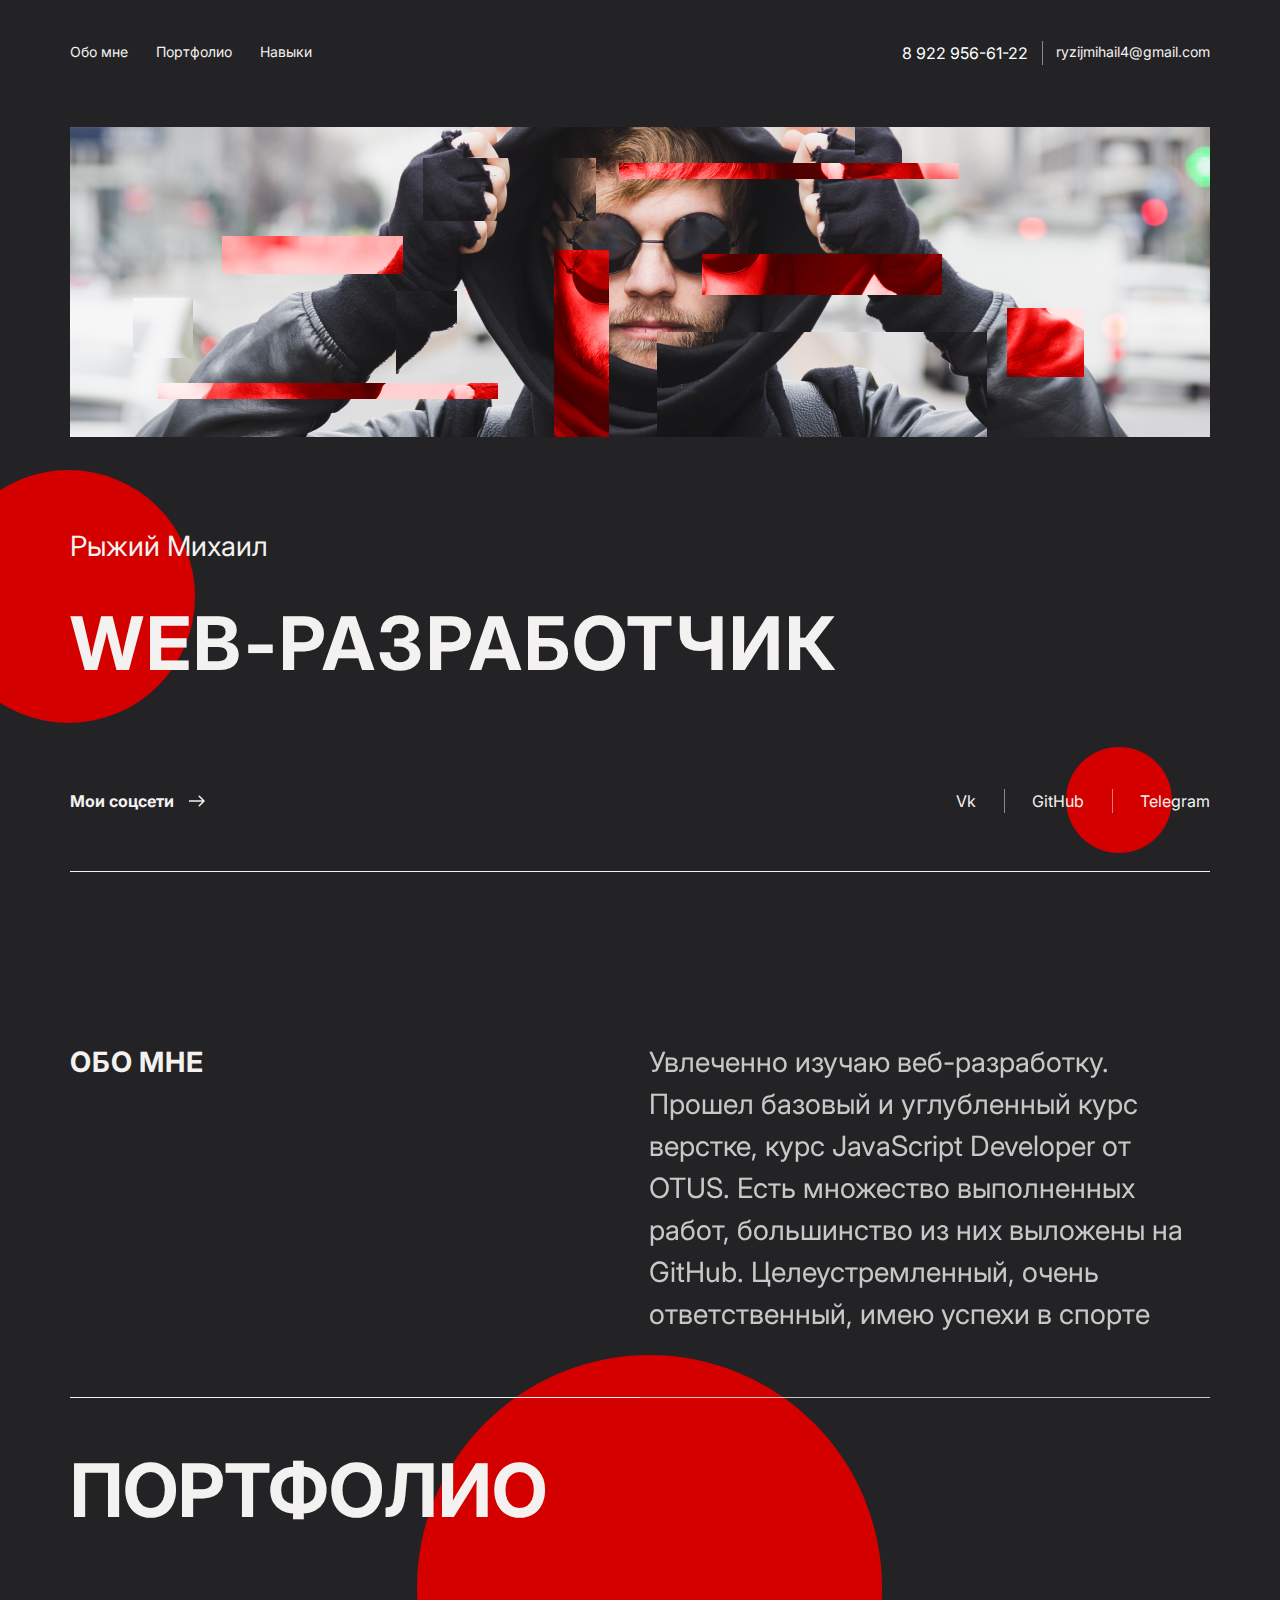
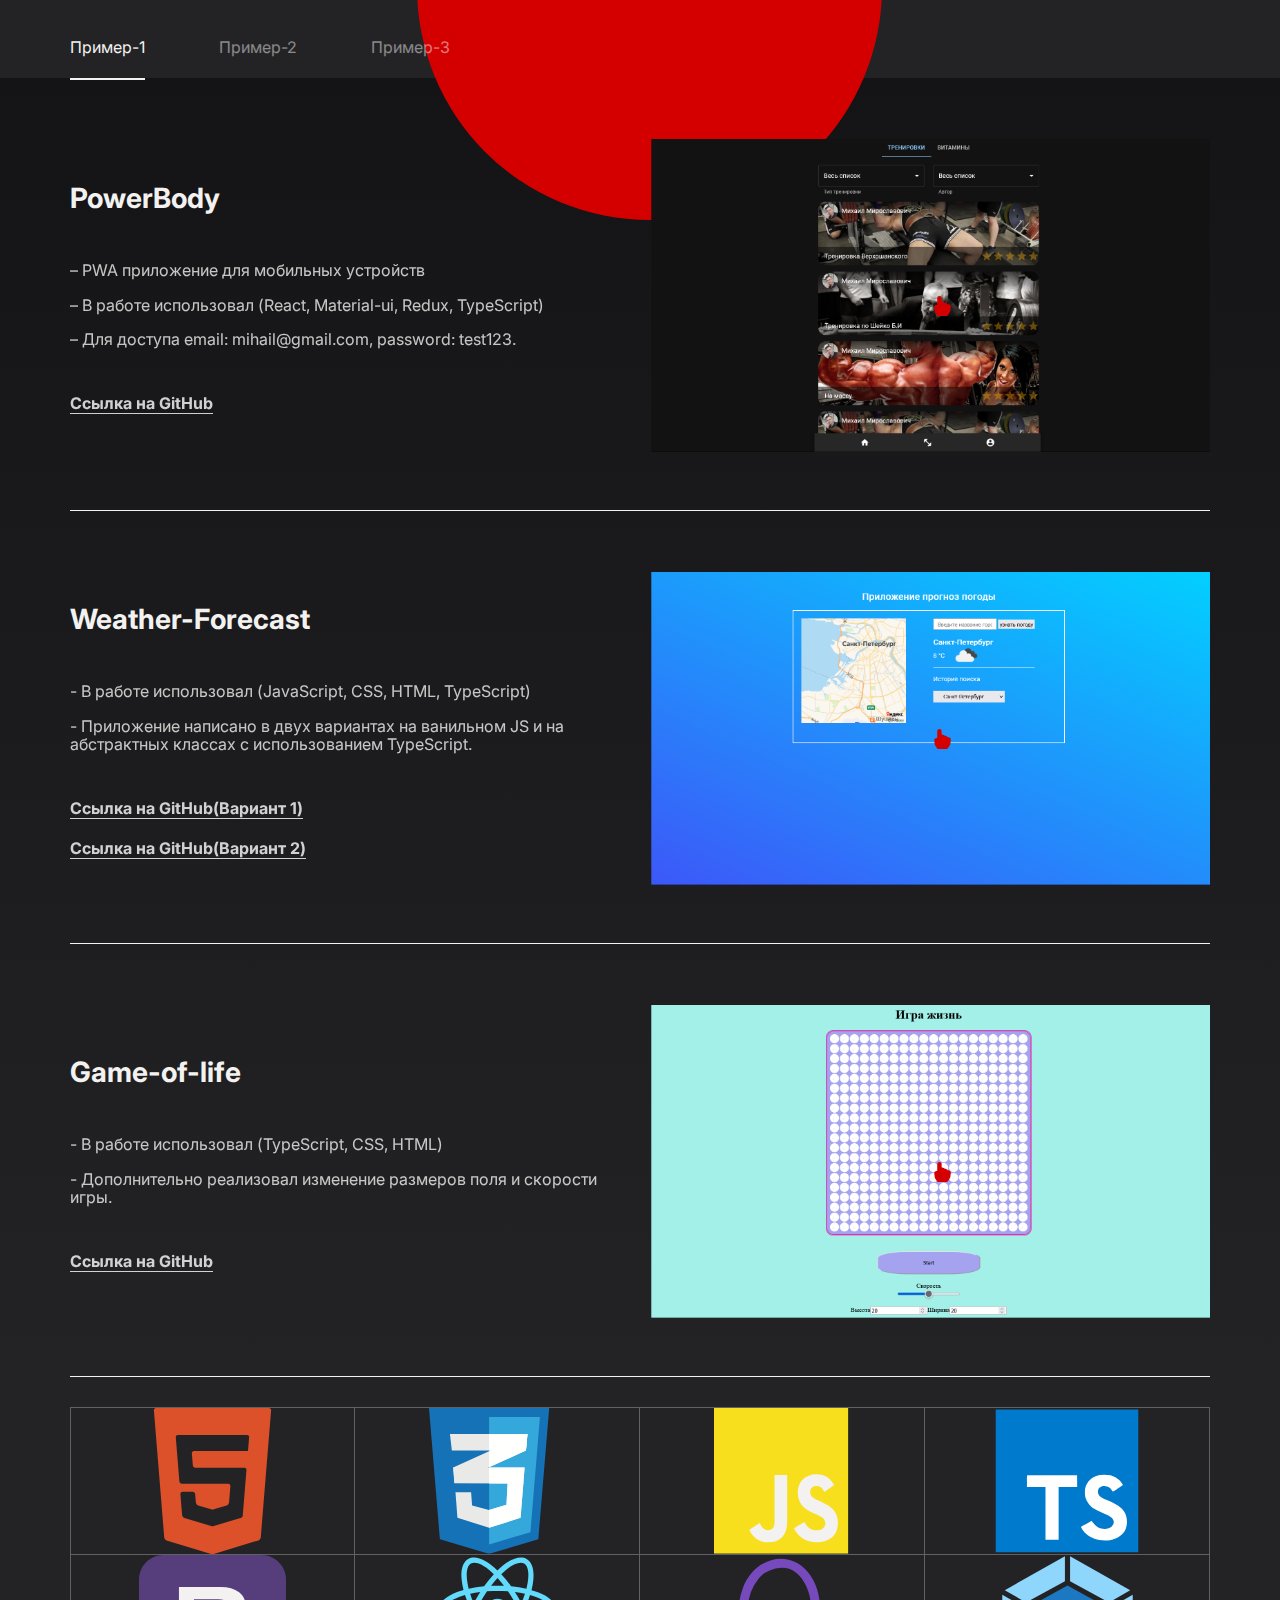
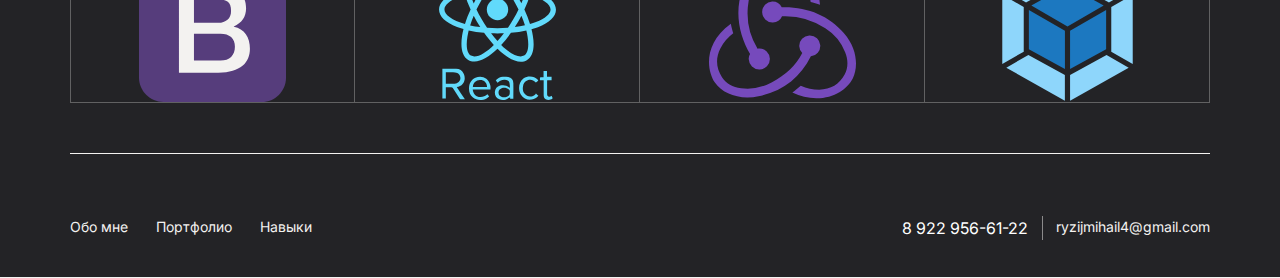
<file: index.html>
<!DOCTYPE html>
<html lang="ru">
<head>
    <meta charset="UTF-8">
    <meta name="viewport" content="width=device-width, initial-scale=1.0">
    <title>Portfolio</title>
    <link href="https://fonts.googleapis.com/css2?family=Inter:wght@400;700&display=swap" rel="stylesheet">
    <link rel="stylesheet" href="css/normalize.css">
    <link rel="stylesheet" href="css/jquery-ui.min.css">
    <link rel="stylesheet" href="css/style.css">
</head>
<body>
    <div class="dark">
        <div class="wrapper">
            <header>
                <nav>
                    <ul class="nav">
                        <li class="nav-item"><a class="nav-link" href="#about">Обо мне</a></li>
                        <li class="nav-item"><a class="nav-link" href="#portfolio">Портфолио</a></li>
                        <li class="nav-item"><a class="nav-link" href="#tech">Навыки</a></li>
                    </ul>
                </nav>
                <ul class="nav nav-info">
                    <li class="nav-item"><a class="dialog-tel" href="tel:+79229566122">8 922 956-61-22</a></li>
                    <li class="nav-item"><a class="nav-link" href="mailto:ryzijmihail4@gmail.com">ryzijmihail4@gmail.com</a></li>
                </ul>
            </header>
            <div class="header-mobile">
                <a class="dialog-tel" href="tel:+79229566122">8 922 956-61-22</a>
                <button id="opener" class="menu"><img src="img/icons/menu.svg" alt="Menu"></button>
            </div>
            <div class="photo">
                <img src="img/photo.png" alt="Photo">
            </div>
            <main>  
                <div class="main">
                    <svg class="circle circle-main" viewBox="0 0 253 253" xmlns="http://www.w3.org/2000/svg">
                        <circle cx="126.5" cy="126.5" r="126.5"/>
                    </svg>
                    <svg class="triangle" width="66" height="72" viewBox="0 0 66 72"  xmlns="http://www.w3.org/2000/svg">
                        <path d="M33 0L65.909 71.25H0.0910339L33 0Z" />
                    </svg> 
                    <p class="name">Рыжий Михаил</p>
                    <h1 class="title-h1">web-разработчик</h1>
                  </div>
                  <div class="social">
                      <div class="social-item">
                          <p class="project"><span> Мои соцсети</span><span class="project-img"></span></p>
                      </div>
                      <div class="social-item">
                        <svg class="circle circle-nav" viewBox="0 0 253 253" xmlns="http://www.w3.org/2000/svg">
                            <circle cx="126.5" cy="126.5" r="126.5"/>
                        </svg>
                        <ul class="nav nav-social">
                            <li class="nav-item"><a class="nav-link" href="https://vk.com/id604097622" target="_blank">Vk</a></li>
                            <li class="nav-item"><a class="nav-link" href="https://github.com/mihailryzij0" target="_blank">GitHub</a></li>
                            <li class="nav-item"><a class="nav-link" href="https://tele.click/Mihailoryzhi" target="_blank">Telegram</a></li>
                        </ul>
                      </div>
                  </div>
            </main>
            <section class="section-about">
                <div id="about" class="about">
                    <div class="about-item about-title">
                        <p>Обо мне</p>
                    </div>
                    <div class="about-item about-description">
                        <p> Увлеченно изучаю веб-разработку. Прошел базовый и углубленный курс верстке, курс JavaScript Developer от OTUS. Есть множество выполненных работ, большинство из них выложены на GitHub.
                            Целеустремленный, очень ответственный, имею успехи в спорте </p>
                    </div>
                </div>
            </section>    
            <h1 id="portfolio" class="title-h1 portfolio">Портфолио</h1>
        </div>
        <div class="gradient">
            <div class="wrapper">
                <section class="section-portfolio">
                    <svg class="circle circle-portfolio" viewBox="0 0 253 253" xmlns="http://www.w3.org/2000/svg">
                        <circle cx="126.5" cy="126.5" r="126.5"/>
                    </svg>
                    <div id="tabs">
                        <ul class="nav-tabs">
                          <li class="nav-tabs-item"><a class="nav-tabs-link" href="#tabs-1">Пример-1</a></li>
                          <li class="nav-tabs-item"><a class="nav-tabs-link" href="#tabs-2">Пример-2</a></li>
                          <li class="nav-tabs-item"><a class="nav-tabs-link" href="#tabs-3">Пример-3</a></li>
                        </ul>
                        <div id="tabs-1">
                            <div class="work">
                                <div class="work-item">
                                    <h3 class="work-title">PowerBody</h3>
                                    <ul class="work-list">
                                        <li class="work-list-item">– PWA приложение для мобильных устройств</li>
                                        <li class="work-list-item">– В работе использовал (React, Material-ui, Redux, TypeScript)</li>
                                        <li class="work-list-item">– Для доступа email: mihail@gmail.com, password: test123.</li>
                                    </ul>
                                    <p class="work-time"><a class="work-time-link" href="https://github.com/mihailryzij0/PowerBody/tree/final-task">Ссылка на GitHub</a></p>
                                </div>
                                <div class="work-item">
                                  <a class="work-thumb" href="https://powerbody-6330f.web.app/posts">
                                      <img src="/img/corsor.svg" alt="cursor" class="work-cursor">
                                        <img class="work-image" src="img/portfolio/PowerBody.png" alt="PowerBody">
                                   </a>
                                </div>
                            </div>
                            <div class="work">
                                <div class="work-item">
                                    <h3 class="work-title">Weather-Forecast</h3>
                                    <ul class="work-list">
                                        <li class="work-list-item">- В работе использовал (JavaScript, CSS, HTML, TypeScript)</li>
                                        <li class="work-list-item">- 
                                             Приложение написано в двух вариантах на ванильном JS и на абстрактных классах с использованием TypeScript.
                                        </li>
                                    </ul>
                                    <p class="work-time">
                                      <a class="work-time-link" href="https://github.com/mihailryzij0/Otus-Weather-Forecast/tree/hw/6">Ссылка на GitHub(Вариант 1)</a>
                                    </p>
                                    <p class="work-time">
                                        <a class="work-time-link" href="https://github.com/mihailryzij0/Otus-Weather-Forecast/tree/hw/13">Ссылка на GitHub(Вариант 2)</a>
                                    </p>
                                </div>
                                <div class="work-item">
                                  <a class="work-thumb" href="https://mihailryzij0.github.io/Otus-Weather-Forecast/">
                                      <img src="/img/corsor.svg" alt="cursor" class="work-cursor">
                                        <img class="work-image" src="img/portfolio/Weather-Forecast.png" alt="PowerBody">
                                   </a>
                                </div>
                            </div>
                            <div class="work">
                                <div class="work-item">
                                    <h3 class="work-title">Game-of-life</h3>
                                    <ul class="work-list">
                                        <li class="work-list-item">- В работе использовал (TypeScript, CSS, HTML)</li>
                                        <li class="work-list-item">-  
                                            Дополнительно реализовал изменение размеров поля и скорости игры. 
                                        </li>
                                    </ul>
                                    <p class="work-time">
                                      <a class="work-time-link" href="https://github.com/mihailryzij0/game-of-life-ts/tree/hw/9">Ссылка на GitHub</a>
                                    </p>
                                </div>
                                <div class="work-item">
                                  <a class="work-thumb" href=" https://mihailryzij0.github.io/game-of-life-ts/">
                                      <img src="/img/corsor.svg" alt="cursor" class="work-cursor">
                                        <img class="work-image" src="img/portfolio/GameOfLife.png" alt="GameOfLife">
                                   </a>
                                </div>
                            </div>
                        </div>
                        <div id="tabs-2">
                            <div class="work">
                                <div class="work-item">
                                    <h3 class="work-title">Healthly food</h3>
                                    <ul class="work-list">
                                        <li class="work-list-item">– верстка по макету из PSD</li>
                                        <li class="work-list-item">– В работе использовал (Bootstrap, Slick slider, Gulp)</li>
                                        <li class="work-list-item">– адаптив до 320px</li>
                                    </ul>
                                    <p class="work-time"><a class="work-time-link" href="https://github.com/mihailryzij0/OrganicWeb">Ссылка на GitHub</a></p>
                                </div>
                                <div class="work-item">
                                  <a class="work-thumb" href="https://mihailryzij0.github.io/My-portfolio/organic/">
                                      <img src="/img/corsor.svg" alt="cursor" class="work-cursor">
                                        <img class="work-image" src="img/portfolio/organic.png" alt="Organic">
                                   </a>
                                </div>
                            </div>
                            <div class="work">
                                <div class="work-item">
                                    <h3 class="work-title">Devcloud</h3>
                                    <ul class="work-list">
                                        <li class="work-list-item">– верстка по макету из Figma</li>
                                        <li class="work-list-item">– В работе использовал (Bootstrap,slider Swiper,Gulp, JS)</li>
                                        <li class="work-list-item">– адаптив до 360px</li>
                                    </ul>
                                    <p class="work-time"><a class="work-time-link" href="https://github.com/mihailryzij0/devcloud">Ссылка на GitHub</a></p>
                                </div>
                                <div class="work-item">
                                    <a class="work-thumb" href="https://mihailryzij0.github.io/My-portfolio/devcloud/">
                                        <img src="/img/corsor.svg" alt="cursor" class="work-cursor">
                                        <img class="work-image" src="img/portfolio/Screenshot 2021-05-27 at 15-23-59 Gulp.png" alt="devcloud">
                                    </a>
                                </div>
                            </div>
                            <div class="work">
                                <div class="work-item">
                                    <h3 class="work-title">Homefor</h3>
                                    <ul class="work-list">
                                        <li class="work-list-item">– верстка по макету из PSD</li>
                                        <li class="work-list-item">– В работе использовал (Bootstrap, Slick slider, jquery-ui,Gulp)</li>
                                        <li class="work-list-item">– адаптив до 320px</li>
                                    </ul>
                                    <p class="work-time"><a class="work-time-link" href="https://github.com/mihailryzij0/Homefor">Ссылка на GitHub</a></p>
                                </div>
                                <div class="work-item">
                                    <a class="work-thumb" href="https://mihailryzij0.github.io/My-portfolio/homefor/">
                                        <img src="/img/corsor.svg" alt="cursor" class="work-cursor">
                                        <img class="work-image" src="img/portfolio/homefor.png" alt="homefor">
                                    </a>
                                </div>
                            </div>
                          </div>
                        
                          <div id="tabs-3">
                            <div class="work">
                                <div class="work-item">
                                    <h3 class="work-title">Polar</h3>
                                    <ul class="work-list">
                                        <li class="work-list-item">– верстка по макету из Figma</li>
                                        <li class="work-list-item">– В работе использовал (Bootstrap, Slick slider, jquery,Gulp)</li>
                                        <li class="work-list-item">– адаптив до 320px</li>
                                    </ul>
                                    <p class="work-time"><a class="work-time-link" href="https://github.com/mihailryzij0/ise-cream">Ссылка на GitHub</a></p>
                                </div>
                                <div class="work-item">
                                    <a class="work-thumb" href="https://mihailryzij0.github.io/My-portfolio/ise-cream/">
                                        <img src="/img/corsor.svg" alt="cursor" class="work-cursor">
                                        <img class="work-image" src="img/portfolio/ise-cream.png" alt="ise-cream">
                                    </a>
                                </div>
                            </div>
                            <div class="work">
                              <div class="work-item">
                                <h3 class="work-title">Sultan</h3>
                                <ul class="work-list">
                                    <li class="work-list-item">– верстка по макету из Figma</li>
                                    <li class="work-list-item">– В работе использовал (Gulp, JS)</li>
                                    <li class="work-list-item">– адаптив до 360px</li>
                                </ul>
                              </div>
                              <div class="work-item">
                                <a class="work-thumb" href="https://mihailryzij0.github.io/My-portfolio/Sultan/">
                                    <img src="/img/corsor.svg" alt="cursor" class="work-cursor">
                                    <img class="work-image" src="img/portfolio/Sultan.png" alt="devcloud">
                                </a>
                              </div>
                          </div>
                        </div>
                        
                    </div>
                </section>
            </div>
        </div>
        

        <div class="wrapper">
            <section id="tech" class="section-tech">
                <div class="tech">
                    <div class="tech-item html">
                        <img class="tech-image" src="img/tech/html.svg" alt="HTML" title="Язык гипертекстовой разметки">
                    </div>
                    <div class="tech-item css">
                        <img class="tech-image" src="img/tech/css.svg" alt="CSS" title="Каскадные таблицы стилей">
                    </div>
                    <div class="tech-item js">
                        <img class="tech-image" src="img/tech/js.svg" alt="JavaScript" title="Язык программирования высокого уровня, использующийся для придания интерактивности веб-страницам">
                    </div>
                    <div class="tech-item typeScript">
                        <img class="tech-image" src="img/tech/TypeScript.svg" alt="TypeScript" title="Язык программирования, представленный Microsoft в 2012 году и позиционируемый как средство разработки веб-приложений">
                    </div>
                    <div class="tech-item bootstrap">
                        <img class="tech-image" src="img/tech/bootstrap.svg" alt="Bootstrap" title="Популярный CSS фреймворк">
                    </div>
                    <div class="tech-item react">
                        <img class="tech-image" src="img/tech/react.svg" alt="react" title="JavaScript библиотека с открытым исходным кодом">
                    </div>
                    <div class="tech-item redux">
                        <img class="tech-image" src="img/tech/redux.svg" alt="redux" title="Предсказуемое хранилище состояния для JavaScript приложений">
                    </div>
                    <div class="tech-item webpack">
                        <img class="tech-image" src="img/tech/webpack.svg" alt="webpack" title="Это инструмент, позволяющий скомпилировать, например, JavaScript модули в единый JS-файл">
                    </div>
                </div>
            </section>
            <footer>
                <div class="footer-top">
                    <ul class="nav">
                        <li class="nav-item"><a class="nav-link" href="#about">Обо мне</a></li>
                        <li class="nav-item"><a class="nav-link" href="#portfolio">Портфолио</a></li>
                        <li class="nav-item"><a class="nav-link" href="#tech">Навыки</a></li>
                    </ul>
                    <ul class="nav nav-info">
                        <li class="nav-item"><a class="dialog-tel" href="tel:+79229566122">8 922 956-61-22</a></li>
                        <li class="nav-item"><a class="nav-link" href="mailto:ryzijmihail4@gmail.com">ryzijmihail4@gmail.com</a></li>
                    </ul>
                </div>
            </footer>
        </div>
        <footer></footer>
    </div>
    <div id="dialog" title="">
        <a class="dialog-tel" href="tel:+79229566122">8 922 956-61-22</a>
        <ul class="dialog-nav">
            <li class="dialog-nav__item"><a class="dialog-nav__link" href="#about">Обо мне</a></li>
            <li class="dialog-nav__item"><a class="dialog-nav__link" href="#portfolio">Портфолио</a></li>
            <li class="dialog-nav__item"><a class="dialog-nav__link" href="#tech">Навыки</a></li>
        </ul>
        <svg class="circle dialog-circle" viewBox="0 0 253 253" xmlns="http://www.w3.org/2000/svg">
            <circle cx="126.5" cy="126.5" r="126.5"/>
        </svg>
        <svg class="triangle dialog-triangle" width="66" height="72" viewBox="0 0 66 72"  xmlns="http://www.w3.org/2000/svg">
            <path d="M33 0L65.909 71.25H0.0910339L33 0Z" />
        </svg> 
        
      </div>
    <script src="https://code.jquery.com/jquery-3.5.1.min.js" ></script>
    <script src="script/jquery-ui.min.js"></script>
    <script>
        $( function() {
          $("#tabs").tabs({ active: 0});
          $( document ).tooltip();
          $( "#communicate" ).selectmenu();
          $( "#dialog" ).dialog({
            autoOpen: false,
            closeText: null,
            show: {
                effect: "blind",
                duration: 1000
            },
            hide: {
                effect: "blind",
                duration: 1000
            }
            });
        
            $( "#opener" ).on( "click", function() {
            $( "#dialog" ).dialog( "open" );
            });
        });
        $( ".tech-image" ).tooltip({
            position: {
                my: "center top",
                at: "center bottom-10",
                collision: "none"
            }
        });
    </script>
</body>
</html>
</file>
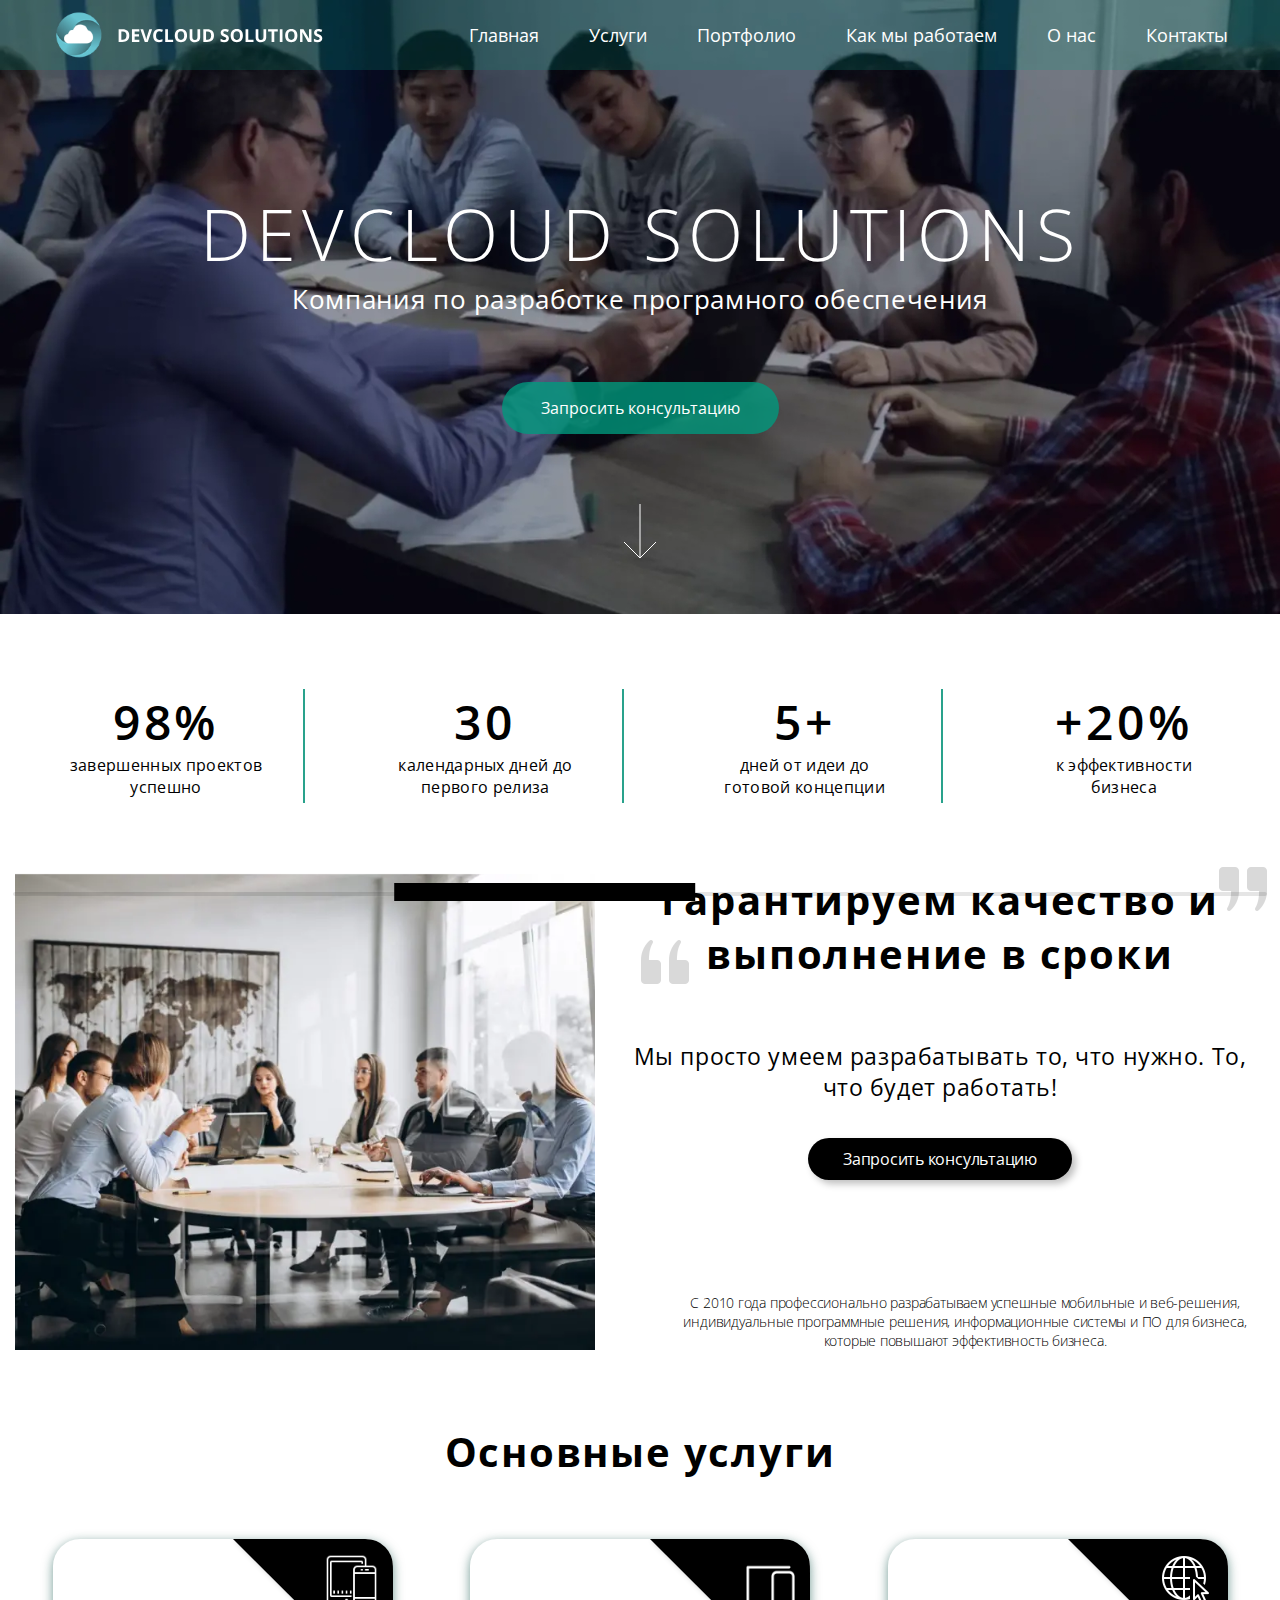
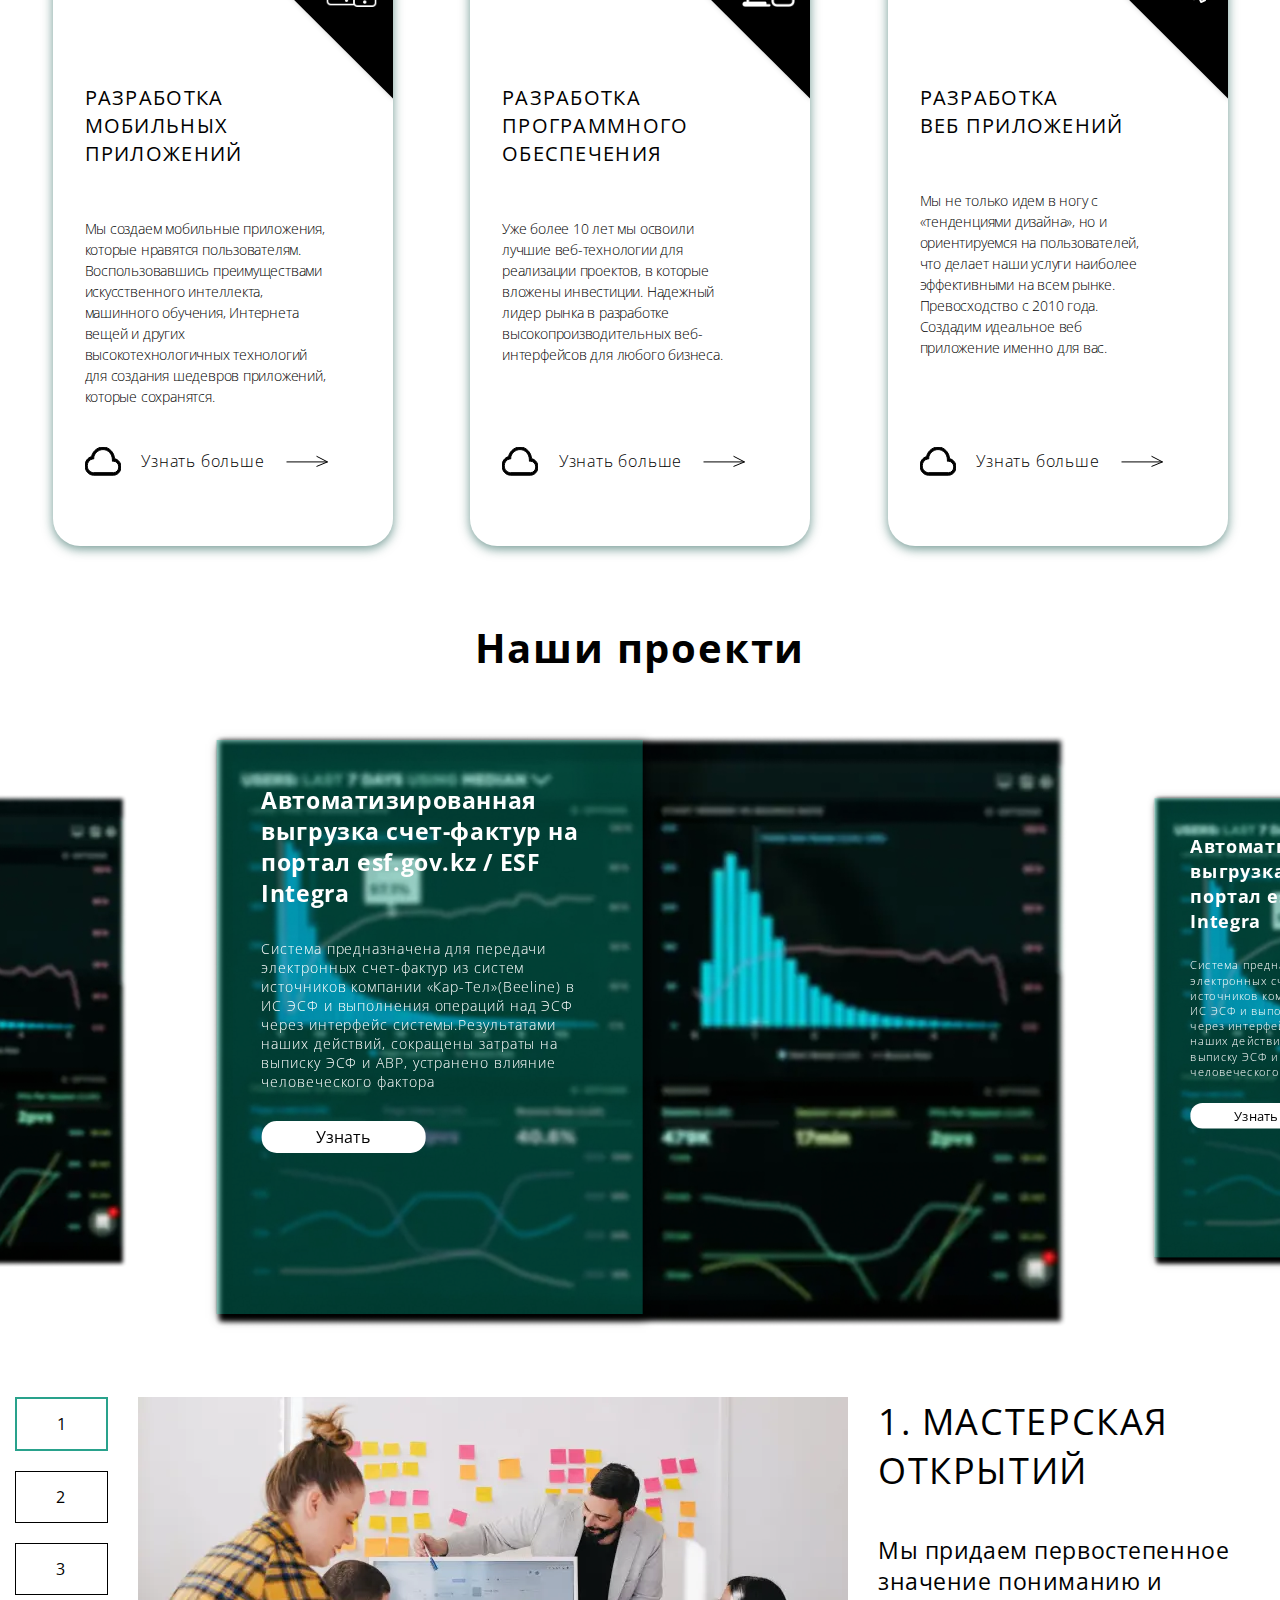
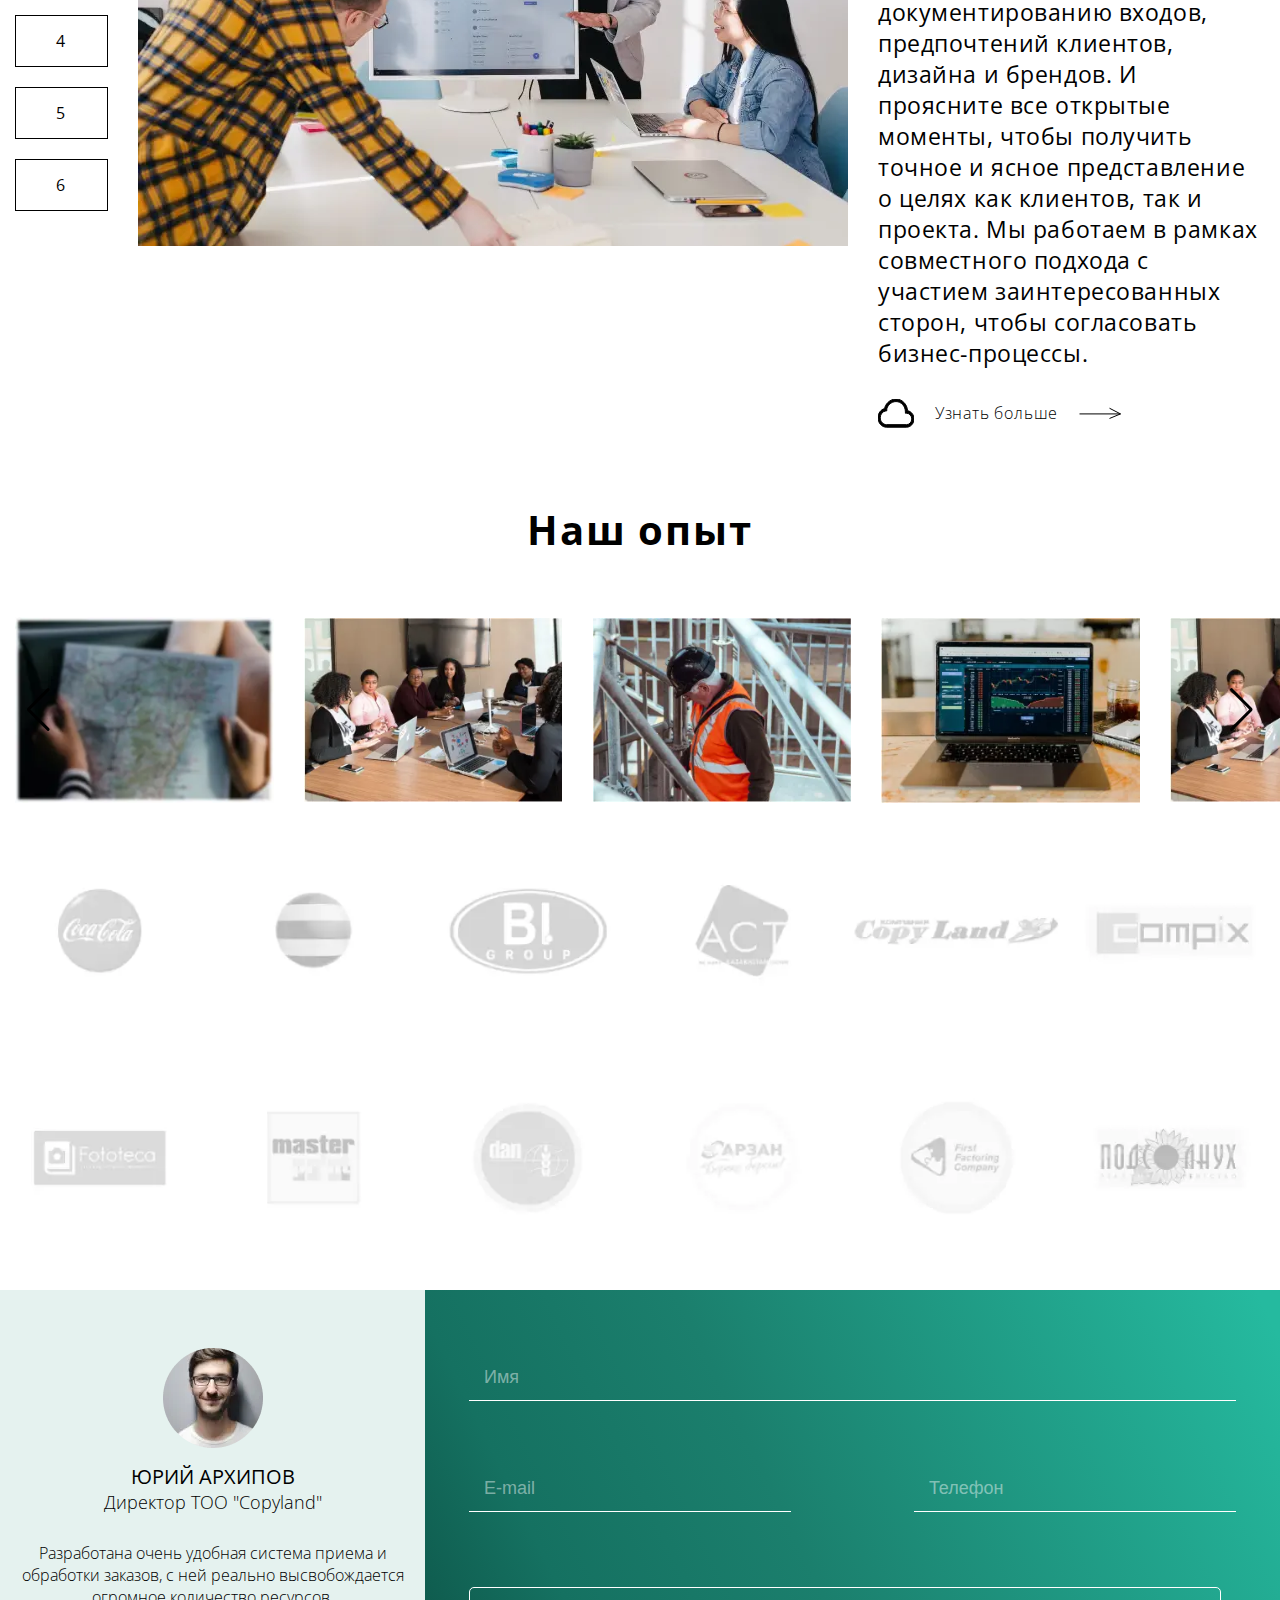
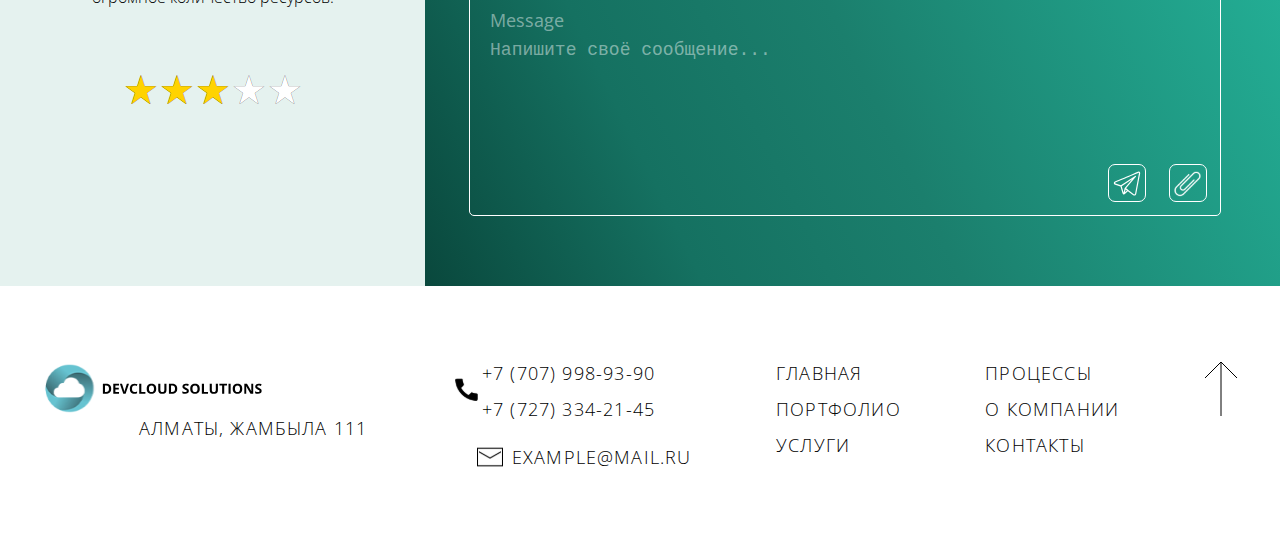
<file: devcloud/index.html>
<!DOCTYPE html>
<html lang="ru">

<head>
	<meta charset="UTF-8">
	<meta name="viewport" content="width=device-width, initial-scale=1.0">
	<link href="https://fonts.googleapis.com/css2?family=Open+Sans:wght@300;400;700&display=swap" rel="stylesheet">
	<link href="https://fonts.googleapis.com/css2?family=Open+Sans:wght@300;400;700&display=swap" rel="stylesheet">
	<link rel="stylesheet" href="https://unpkg.com/swiper/swiper-bundle.min.css">
	<link rel="stylesheet" href="css/style.min.css">
	<title>Gulp</title>
</head>

<body>
	<section class="baner">
		<header class="header">
	<div class="header__content _container">
		<a href="#" class="logo"><picture><source srcset="img/logo-devcloud.svg" type="image/webp"><img   class="logo-img"  src="img/logo-devcloud.svg" alt="logo"></picture></a>
		<div class="header__menu menu">
			<div class="menu__body-top">
				<a href="#" class="logo-mobile"><picture><source srcset="img/logo-devcloud.svg" type="image/webp"><img   class="logo-img"  src="img/logo-devcloud.svg" alt="logo"></picture></a>
				
				<div class="menu__icon">
					<span></span>
				</div>
			</div>
			<nav class="menu__body">
				<ul class="menu__list">
					<li><a data-goto=".page__section_1" href="#" class="menu__link">Главная</a></li>
					<li>
						<a href="" class="menu__link">Услуги</a>
						<span class="menu__arrow"></span>
						<ul class="menu__sub-list">
							<div class="menu__sub-list-item">
								<h3 class="menu__sub-list-title">Наши услуги</h3>
								<li>
									<a href="" class="menu__sub-link">Мобильные приложения</a>
								</li>
								<li>
									<a href="" class="menu__sub-link">Веб приложения</a>
								</li>
								<li>
									<a href="" class="menu__sub-link"> Заказное програмное обеспечение</a>
								</li>
							</div>
							<picture><source srcset="img/pngwing.webp" type="image/webp"><img class="menu__sub-list-img" src="img/pngwing.jpg" alt="alt"></picture>
						</ul>

					</li>
					<li><a data-goto=".page__section_1" href="#" class="menu__link">Портфолио</a></li>
					<li><a data-goto=".page__section_1" href="#" class="menu__link">Как мы работаем </a></li>
					<li><a data-goto=".page__section_1" href="#" class="menu__link"> О нас </a></li>
					<li><a data-goto=".page__section_1" href="#" class="menu__link">Контакты</a></li>

				</ul>
			</nav>
		</div>

	</div>
	
</header>
		<picture><source srcset="img/main-bg.webp" type="image/webp"><img class="baner__bg" src="img/main-bg.png" alt="img-alt"></picture>
		<div class="baner-content">
			<h1 class="baner-content__title">devcloud solutions</h1>
			<p class="baner-content__description">Компания по разработке програмного обеспечения</p>
			<a href="#" class="baner-content__btn">Запросить консультацию</a>
			<picture><source srcset="img/errow-main.svg" type="image/webp"><img src="img/errow-main.svg" alt="errow" class="baner-content__errow"></picture>

		</div>
	</section>
	<main class="main page__section_1">
		<section class="achievements">
			<ul class="achievements__list _container">
				<li class="achievements__item">
					<span class="achievements__figure">98%</span>
					<p class="achievements__description">Завершенных проектов успешно</p>
				</li>
				<li class="achievements__item">
					<span class="achievements__figure">30</span>
					<p class="achievements__description">календарных дней до первого релиза</p>
				</li>
				<li class="achievements__item">
					<span class="achievements__figure">5+</span>
					<p class="achievements__description">дней от идеи до готовой&nbsp;концепции</p>
				</li>
				<li class="achievements__item">
					<span class="achievements__figure">+20%</span>
					<p class="achievements__description">к эффективности бизнеса</p>
				</li>
			</ul>
		</section>
		<section class="section-warranty _wrapper">
			<div class="warranty">
				<picture><source srcset="img/scaled.webp" type="image/webp"><img class="warranty__img" src="img/scaled.png" alt="alt"></picture>
				<div class="warranty__text">
					<h2 class="warranty__title _title">Гарантируем качество и
						выполнение в сроки</h2>
					<p class="warranty__description">Мы просто умеем разрабатывать то, что нужно. То, что будет
						работать!</p>
					<a href="" class="warranty__btn">Запросить консультацию</a>
					<p class="warranty__footer">С 2010 года профессионально разрабатываем успешные мобильные и
						веб-решения, индивидуальные программные решения, информационные системы и ПО для бизнеса,
						которые повышают эффективность бизнеса.</p>
				</div>
			</div>
		</section>
		<section class="services _container">
			<h2 class="services__title _title">Основные услуги</h2>
			<div class="services__items">
				<div class="services-item">
					<span class="services-item__corner">
						<svg width="174" height="174" viewBox="0 0 174 174" fill="none"
							xmlns="http://www.w3.org/2000/svg">
							<g filter="url(#filter0_d)">
								<path
									d="M163 167.583L3 8.00001H122.348C159.832 8.00003 163 9.03814 163 46.3839V167.583Z"
									fill="black" />
							</g>
							<defs>
								<filter id="filter0_d" x="0" y="0" width="174" height="173.583"
									filterUnits="userSpaceOnUse" color-interpolation-filters="sRGB">
									<feFlood flood-opacity="0" result="BackgroundImageFix" />
									<feColorMatrix in="SourceAlpha" type="matrix"
										values="0 0 0 0 0 0 0 0 0 0 0 0 0 0 0 0 0 0 127 0" />
									<feOffset dx="4" dy="-1" />
									<feGaussianBlur stdDeviation="3.5" />
									<feColorMatrix type="matrix" values="0 0 0 0 0 0 0 0 0 0 0 0 0 0 0 0 0 0 0.49 0" />
									<feBlend mode="normal" in2="BackgroundImageFix" result="effect1_dropShadow" />
									<feBlend mode="normal" in="SourceGraphic" in2="effect1_dropShadow" result="shape" />
								</filter>
							</defs>
						</svg>
					</span>
					<div class="services-item__content">
						<h3 class="services-item__title">Разработка<br>мобильных приложений</h3>
						<p class="services-item__description">Мы создаем мобильные приложения, которые нравятся
							пользователям. Воспользовавшись преимуществами искусственного интеллекта, машинного
							обучения, Интернета вещей и других высокотехнологичных технологий для создания шедевров
							приложений, которые сохранятся.</p>
					</div>
					<a href="#" class="services-item__btn">
						<svg width="36" height="29" viewBox="0 0 36 29" xmlns="http://www.w3.org/2000/svg">
							<path
								d="M9.9135 3.44188C12.1623 1.23142 15.0305 0.0106142 18 0C24.0525 0 29.0768 5.12948 29.6235 11.744C33.2055 12.321 36 15.7398 36 19.9357C36 24.542 32.6295 28.2122 28.5457 28.2122H8.50725C3.843 28.2122 0 24.0214 0 18.7688C0 14.2471 2.8485 10.5026 6.6195 9.55366C6.94125 7.34029 8.19 5.13461 9.9135 3.44188ZM11.3827 5.38339C9.6795 7.05817 8.7885 9.07662 8.7885 10.6565V11.8055L7.78725 11.9312C4.644 12.3236 2.25 15.2653 2.25 18.7688C2.25 22.5313 5.0175 25.6474 8.50725 25.6474H28.5457C31.455 25.6474 33.75 23.0519 33.75 19.9357C33.75 16.817 31.455 14.2215 28.5457 14.2215H27.4207V12.9391C27.423 7.2454 23.238 2.56474 18 2.56474C15.5697 2.57581 13.2229 3.57636 11.3827 5.38596V5.38339Z" />
						</svg>
						Узнать больше
						<svg width="43" height="12" viewBox="0 0 43 12" xmlns="http://www.w3.org/2000/svg">
							<path d="M0.5 6.9191H41.5M41.5 6.9191L30.5 1.21973M41.5 6.9191L30.5 11.4786" stroke="" />
						</svg>
					</a>
				</div>
				<div class="services-item">
					<span class="services-item__corner">
						<svg width="174" height="174" viewBox="0 0 174 174" fill="none"
							xmlns="http://www.w3.org/2000/svg">
							<g filter="url(#filter0_d)">
								<path
									d="M163 167.583L3 8.00001H122.348C159.832 8.00003 163 9.03814 163 46.3839V167.583Z"
									fill="black" />
							</g>
							<defs>
								<filter id="filter0_d" x="0" y="0" width="174" height="173.583"
									filterUnits="userSpaceOnUse" color-interpolation-filters="sRGB">
									<feFlood flood-opacity="0" result="BackgroundImageFix" />
									<feColorMatrix in="SourceAlpha" type="matrix"
										values="0 0 0 0 0 0 0 0 0 0 0 0 0 0 0 0 0 0 127 0" />
									<feOffset dx="4" dy="-1" />
									<feGaussianBlur stdDeviation="3.5" />
									<feColorMatrix type="matrix" values="0 0 0 0 0 0 0 0 0 0 0 0 0 0 0 0 0 0 0.49 0" />
									<feBlend mode="normal" in2="BackgroundImageFix" result="effect1_dropShadow" />
									<feBlend mode="normal" in="SourceGraphic" in2="effect1_dropShadow" result="shape" />
								</filter>
							</defs>
						</svg>
					</span>
					<div class="services-item__content">
						<h3 class="services-item__title">Разработка программного обеспечения</h3>
						<p class="services-item__description">Уже более 10 лет мы освоили лучшие веб-технологии для
							реализации проектов, в которые вложены инвестиции. Надежный лидер рынка в разработке
							высокопроизводительных веб-интерфейсов для любого бизнеса.</p>
					</div>
					<a href="#" class="services-item__btn">
						<svg width="36" height="29" viewBox="0 0 36 29" xmlns="http://www.w3.org/2000/svg">
							<path
								d="M9.9135 3.44188C12.1623 1.23142 15.0305 0.0106142 18 0C24.0525 0 29.0768 5.12948 29.6235 11.744C33.2055 12.321 36 15.7398 36 19.9357C36 24.542 32.6295 28.2122 28.5457 28.2122H8.50725C3.843 28.2122 0 24.0214 0 18.7688C0 14.2471 2.8485 10.5026 6.6195 9.55366C6.94125 7.34029 8.19 5.13461 9.9135 3.44188ZM11.3827 5.38339C9.6795 7.05817 8.7885 9.07662 8.7885 10.6565V11.8055L7.78725 11.9312C4.644 12.3236 2.25 15.2653 2.25 18.7688C2.25 22.5313 5.0175 25.6474 8.50725 25.6474H28.5457C31.455 25.6474 33.75 23.0519 33.75 19.9357C33.75 16.817 31.455 14.2215 28.5457 14.2215H27.4207V12.9391C27.423 7.2454 23.238 2.56474 18 2.56474C15.5697 2.57581 13.2229 3.57636 11.3827 5.38596V5.38339Z" />
						</svg>
						Узнать больше
						<svg width="43" height="12" viewBox="0 0 43 12" xmlns="http://www.w3.org/2000/svg">
							<path d="M0.5 6.9191H41.5M41.5 6.9191L30.5 1.21973M41.5 6.9191L30.5 11.4786" stroke="" />
						</svg>
					</a>


				</div>
				<div class="services-item">
					<span class="services-item__corner">
						<svg width="174" height="174" viewBox="0 0 174 174" fill="none"
							xmlns="http://www.w3.org/2000/svg">
							<g filter="url(#filter0_d)">
								<path
									d="M163 167.583L3 8.00001H122.348C159.832 8.00003 163 9.03814 163 46.3839V167.583Z"
									fill="black" />
							</g>
							<defs>
								<filter id="filter0_d" x="0" y="0" width="174" height="173.583"
									filterUnits="userSpaceOnUse" color-interpolation-filters="sRGB">
									<feFlood flood-opacity="0" result="BackgroundImageFix" />
									<feColorMatrix in="SourceAlpha" type="matrix"
										values="0 0 0 0 0 0 0 0 0 0 0 0 0 0 0 0 0 0 127 0" />
									<feOffset dx="4" dy="-1" />
									<feGaussianBlur stdDeviation="3.5" />
									<feColorMatrix type="matrix" values="0 0 0 0 0 0 0 0 0 0 0 0 0 0 0 0 0 0 0.49 0" />
									<feBlend mode="normal" in2="BackgroundImageFix" result="effect1_dropShadow" />
									<feBlend mode="normal" in="SourceGraphic" in2="effect1_dropShadow" result="shape" />
								</filter>
							</defs>
						</svg>
					</span>
					<div class="services-item__content">
						<h3 class="services-item__title">Разработка веб&nbsp;приложений</h3>
						<p class="services-item__description">Мы не только идем в ногу с «тенденциями дизайна», но и
							ориентируемся на пользователей, что делает наши услуги наиболее эффективными на всем рынке.
							Превосходство с 2010 года. Создадим идеальное веб приложение именно для вас.</p>
					</div>
					<a href="#" class="services-item__btn">
						<svg width="36" height="29" viewBox="0 0 36 29" xmlns="http://www.w3.org/2000/svg">
							<path
								d="M9.9135 3.44188C12.1623 1.23142 15.0305 0.0106142 18 0C24.0525 0 29.0768 5.12948 29.6235 11.744C33.2055 12.321 36 15.7398 36 19.9357C36 24.542 32.6295 28.2122 28.5457 28.2122H8.50725C3.843 28.2122 0 24.0214 0 18.7688C0 14.2471 2.8485 10.5026 6.6195 9.55366C6.94125 7.34029 8.19 5.13461 9.9135 3.44188ZM11.3827 5.38339C9.6795 7.05817 8.7885 9.07662 8.7885 10.6565V11.8055L7.78725 11.9312C4.644 12.3236 2.25 15.2653 2.25 18.7688C2.25 22.5313 5.0175 25.6474 8.50725 25.6474H28.5457C31.455 25.6474 33.75 23.0519 33.75 19.9357C33.75 16.817 31.455 14.2215 28.5457 14.2215H27.4207V12.9391C27.423 7.2454 23.238 2.56474 18 2.56474C15.5697 2.57581 13.2229 3.57636 11.3827 5.38596V5.38339Z" />
						</svg>
						Узнать больше
						<svg width="43" height="12" viewBox="0 0 43 12" xmlns="http://www.w3.org/2000/svg">
							<path d="M0.5 6.9191H41.5M41.5 6.9191L30.5 1.21973M41.5 6.9191L30.5 11.4786" stroke="" />
						</svg>
					</a>
				</div>
			</div>
		</section>

		<section class="projects">
			<h2 class="projects__title _title">Наши проекти</h2>
			<div class="projects-slider swiper-container">
				<!-- Слайдер -->
				<div class="projects-slider__wrapper swiper-wrapper">
					<div class="projects-slider__slide swiper-slide">
						<div class="projects-slider__item">
							<picture><source srcset="img/project-2.webp" type="image/webp"><img src="img/project-2.png" alt="Картинка"></picture>
							<div class="projects-slider__content">
								<h3 class="projects-slider__title">Автоматизированная выгрузка счет-фактур на портал
									esf.gov.kz / ESF Integra</h3>
								<p class="projects-slider__description">Система предназначена для передачи электронных
									счет-фактур из систем источников компании «Кар-Тел»(Beeline) в ИС ЭСФ и выполнения
									операций над ЭСФ через интерфейс системы.Результатами наших действий, сокращены
									затраты на выписку ЭСФ и АВР, устранено влияние человеческого фактора</p>
								<a href="#" class="projects-slider__btn">Узнать</a>
							</div>
						</div>

					</div>
					<div class="projects-slider__slide swiper-slide">
						<div class="projects-slider__item">
							<picture><source srcset="img/project-2.webp" type="image/webp"><img src="img/project-2.png" alt="Картинка"></picture>
							<div class="projects-slider__content">
								<h3 class="projects-slider__title">Автоматизированная выгрузка счет-фактур на портал
									esf.gov.kz / ESF Integra</h3>
								<p class="projects-slider__description">Система предназначена для передачи электронных
									счет-фактур из систем источников компании «Кар-Тел»(Beeline) в ИС ЭСФ и выполнения
									операций над ЭСФ через интерфейс системы.Результатами наших действий, сокращены
									затраты на выписку ЭСФ и АВР, устранено влияние человеческого фактора</p>
								<a href="#" class="projects-slider__btn">Узнать</a>
							</div>
						</div>

					</div>
					<div class="projects-slider__slide swiper-slide">
						<div class="projects-slider__item">
							<picture><source srcset="img/project-2.webp" type="image/webp"><img src="img/project-2.png" alt="Картинка"></picture>
							<div class="projects-slider__content">
								<h3 class="projects-slider__title">Автоматизированная выгрузка счет-фактур на портал
									esf.gov.kz / ESF Integra</h3>
								<p class="projects-slider__description">Система предназначена для передачи электронных
									счет-фактур из систем источников компании «Кар-Тел»(Beeline) в ИС ЭСФ и выполнения
									операций над ЭСФ через интерфейс системы.Результатами наших действий, сокращены
									затраты на выписку ЭСФ и АВР, устранено влияние человеческого фактора</p>
								<a href="#" class="projects-slider__btn">Узнать</a>
							</div>
						</div>

					</div>
					<div class="projects-slider__slide swiper-slide">
						<div class="projects-slider__item">
							<picture><source srcset="img/project-2.webp" type="image/webp"><img src="img/project-2.png" alt="Картинка"></picture>
							<div class="projects-slider__content">
								<h3 class="projects-slider__title">Автоматизированная выгрузка счет-фактур на портал
									esf.gov.kz / ESF Integra</h3>
								<p class="projects-slider__description">Система предназначена для передачи электронных
									счет-фактур из систем источников компании «Кар-Тел»(Beeline) в ИС ЭСФ и выполнения
									операций над ЭСФ через интерфейс системы.Результатами наших действий, сокращены
									затраты на выписку ЭСФ и АВР, устранено влияние человеческого фактора</p>
								<a href="#" class="projects-slider__btn">Узнать</a>
							</div>
						</div>

					</div>
					<div class="projects-slider__slide swiper-slide">
						<div class="projects-slider__item">
							<picture><source srcset="img/project-2.webp" type="image/webp"><img src="img/project-2.png" alt="Картинка"></picture>
							<div class="projects-slider__content">
								<h3 class="projects-slider__title">Автоматизированная выгрузка счет-фактур на портал
									esf.gov.kz / ESF Integra</h3>
								<p class="projects-slider__description">Система предназначена для передачи электронных
									счет-фактур из систем источников компании «Кар-Тел»(Beeline) в ИС ЭСФ и выполнения
									операций над ЭСФ через интерфейс системы.Результатами наших действий, сокращены
									затраты на выписку ЭСФ и АВР, устранено влияние человеческого фактора</p>
								<a href="#" class="projects-slider__btn">Узнать</a>
							</div>
						</div>

					</div>
					<div class="projects-slider__slide swiper-slide">
						<div class="projects-slider__item">
							<picture><source srcset="img/project-2.webp" type="image/webp"><img src="img/project-2.png" alt="Картинка"></picture>
							<div class="projects-slider__content">
								<h3 class="projects-slider__title">Автоматизированная выгрузка счет-фактур на портал
									esf.gov.kz / ESF Integra</h3>
								<p class="projects-slider__description">Система предназначена для передачи электронных
									счет-фактур из систем источников компании «Кар-Тел»(Beeline) в ИС ЭСФ и выполнения
									операций над ЭСФ через интерфейс системы.Результатами наших действий, сокращены
									затраты на выписку ЭСФ и АВР, устранено влияние человеческого фактора</p>
								<a href="#" class="projects-slider__btn">Узнать</a>
							</div>
						</div>
					</div>
				</div>
				<div class="swiper-scrollbar"></div>
				<div class="swiper-pagination-1 swiper-pagination"></div>
			</div>
		</section>
		<section class="work _wrapper">
			<h2 class="work__title"></h2>
			<div class="work-tabs _scr-item _tabs">
				<nav class="work-tabs__nav">
					<div class="work-tabs__item _tabs-item _active">1</div>
					<div class="work-tabs__item _tabs-item">2</div>
					<div class="work-tabs__item _tabs-item">3</div>
					<div class="work-tabs__item _tabs-item">4</div>
					<div class="work-tabs__item _tabs-item">5</div>
					<div class="work-tabs__item _tabs-item">6</div>
				</nav>
				<div class="work-tabs__body">
					<div class="_tabs-block _active">
						<div class="work-tabs__block">
								<picture><source srcset="img/work-block.webp" type="image/webp"><img class="work-img" src="img/work-block.png" alt="alt"></picture>
							<div class="work-box">
								<div class="work-box__title"> 1. Мастерская открытий</div>
								<div class="work-box__description">Мы придаем первостепенное значение пониманию и
									документированию входов, предпочтений клиентов, дизайна и брендов. И проясните все
									открытые моменты, чтобы получить точное и ясное представление о целях как клиентов,
									так и проекта. Мы работаем в рамках совместного подхода с участием заинтересованных
									сторон, чтобы согласовать бизнес-процессы.</div>
								<a href="#" class="services-item__btn work-box__btn">
									<svg width="36" height="29" viewBox="0 0 36 29" xmlns="http://www.w3.org/2000/svg">
										<path
											d="M9.9135 3.44188C12.1623 1.23142 15.0305 0.0106142 18 0C24.0525 0 29.0768 5.12948 29.6235 11.744C33.2055 12.321 36 15.7398 36 19.9357C36 24.542 32.6295 28.2122 28.5457 28.2122H8.50725C3.843 28.2122 0 24.0214 0 18.7688C0 14.2471 2.8485 10.5026 6.6195 9.55366C6.94125 7.34029 8.19 5.13461 9.9135 3.44188ZM11.3827 5.38339C9.6795 7.05817 8.7885 9.07662 8.7885 10.6565V11.8055L7.78725 11.9312C4.644 12.3236 2.25 15.2653 2.25 18.7688C2.25 22.5313 5.0175 25.6474 8.50725 25.6474H28.5457C31.455 25.6474 33.75 23.0519 33.75 19.9357C33.75 16.817 31.455 14.2215 28.5457 14.2215H27.4207V12.9391C27.423 7.2454 23.238 2.56474 18 2.56474C15.5697 2.57581 13.2229 3.57636 11.3827 5.38596V5.38339Z" />
									</svg>
									Узнать больше
									<svg width="43" height="12" viewBox="0 0 43 12" xmlns="http://www.w3.org/2000/svg">
										<path d="M0.5 6.9191H41.5M41.5 6.9191L30.5 1.21973M41.5 6.9191L30.5 11.4786"
											stroke="" />
									</svg>
								</a>
							</div>
						</div>
					</div>
					<div class="_tabs-block">
						<div class="work-tabs__block">
							<picture><source srcset="img/work-block.webp" type="image/webp"><img class="work-img" src="img/work-block.png" alt="alt"></picture>
							<div class="work-box">
								<div class="work-box__title"> 2. Мастерская открытий</div>
								<div class="work-box__description">Мы придаем первостепенное значение пониманию и
									документированию входов, предпочтений клиентов, дизайна и брендов. И проясните все
									открытые моменты, чтобы получить точное и ясное представление о целях как клиентов,
									так и проекта. Мы работаем в рамках совместного подхода с участием заинтересованных
									сторон, чтобы согласовать бизнес-процессы.</div>
								<a href="#" class="services-item__btn work-box__btn">
									<svg width="36" height="29" viewBox="0 0 36 29" xmlns="http://www.w3.org/2000/svg">
										<path
											d="M9.9135 3.44188C12.1623 1.23142 15.0305 0.0106142 18 0C24.0525 0 29.0768 5.12948 29.6235 11.744C33.2055 12.321 36 15.7398 36 19.9357C36 24.542 32.6295 28.2122 28.5457 28.2122H8.50725C3.843 28.2122 0 24.0214 0 18.7688C0 14.2471 2.8485 10.5026 6.6195 9.55366C6.94125 7.34029 8.19 5.13461 9.9135 3.44188ZM11.3827 5.38339C9.6795 7.05817 8.7885 9.07662 8.7885 10.6565V11.8055L7.78725 11.9312C4.644 12.3236 2.25 15.2653 2.25 18.7688C2.25 22.5313 5.0175 25.6474 8.50725 25.6474H28.5457C31.455 25.6474 33.75 23.0519 33.75 19.9357C33.75 16.817 31.455 14.2215 28.5457 14.2215H27.4207V12.9391C27.423 7.2454 23.238 2.56474 18 2.56474C15.5697 2.57581 13.2229 3.57636 11.3827 5.38596V5.38339Z" />
									</svg>
									Узнать больше
									<svg width="43" height="12" viewBox="0 0 43 12" xmlns="http://www.w3.org/2000/svg">
										<path d="M0.5 6.9191H41.5M41.5 6.9191L30.5 1.21973M41.5 6.9191L30.5 11.4786"
											stroke="" />
									</svg>
								</a>
							</div>
						</div>
					</div>
					<div class="_tabs-block">
						<div class="work-tabs__block">
							<picture><source srcset="img/work-block.webp" type="image/webp"><img class="work-img" src="img/work-block.png" alt="alt"></picture>
							<div class="work-box">
								<div class="work-box__title"> 3. Мастерская открытий</div>
								<div class="work-box__description">Мы придаем первостепенное значение пониманию и
									документированию входов, предпочтений клиентов, дизайна и брендов. И проясните все
									открытые моменты, чтобы получить точное и ясное представление о целях как клиентов,
									так и проекта. Мы работаем в рамках совместного подхода с участием заинтересованных
									сторон, чтобы согласовать бизнес-процессы.</div>
								<a href="#" class="services-item__btn work-box__btn">
									<svg width="36" height="29" viewBox="0 0 36 29" xmlns="http://www.w3.org/2000/svg">
										<path
											d="M9.9135 3.44188C12.1623 1.23142 15.0305 0.0106142 18 0C24.0525 0 29.0768 5.12948 29.6235 11.744C33.2055 12.321 36 15.7398 36 19.9357C36 24.542 32.6295 28.2122 28.5457 28.2122H8.50725C3.843 28.2122 0 24.0214 0 18.7688C0 14.2471 2.8485 10.5026 6.6195 9.55366C6.94125 7.34029 8.19 5.13461 9.9135 3.44188ZM11.3827 5.38339C9.6795 7.05817 8.7885 9.07662 8.7885 10.6565V11.8055L7.78725 11.9312C4.644 12.3236 2.25 15.2653 2.25 18.7688C2.25 22.5313 5.0175 25.6474 8.50725 25.6474H28.5457C31.455 25.6474 33.75 23.0519 33.75 19.9357C33.75 16.817 31.455 14.2215 28.5457 14.2215H27.4207V12.9391C27.423 7.2454 23.238 2.56474 18 2.56474C15.5697 2.57581 13.2229 3.57636 11.3827 5.38596V5.38339Z" />
									</svg>
									Узнать больше
									<svg width="43" height="12" viewBox="0 0 43 12" xmlns="http://www.w3.org/2000/svg">
										<path d="M0.5 6.9191H41.5M41.5 6.9191L30.5 1.21973M41.5 6.9191L30.5 11.4786"
											stroke="" />
									</svg>
								</a>
							</div>
						</div>
					</div>
					<div class="_tabs-block">
						<div class="work-tabs__block">
							<picture><source srcset="img/work-block.webp" type="image/webp"><img class="work-img" src="img/work-block.png" alt="alt"></picture>
							<div class="work-box">
								<div class="work-box__title"> 4. Мастерская открытий</div>
								<div class="work-box__description">Мы придаем первостепенное значение пониманию и
									документированию входов, предпочтений клиентов, дизайна и брендов. И проясните все
									открытые моменты, чтобы получить точное и ясное представление о целях как клиентов,
									так и проекта. Мы работаем в рамках совместного подхода с участием заинтересованных
									сторон, чтобы согласовать бизнес-процессы.</div>
								<a href="#" class="services-item__btn work-box__btn">
									<svg width="36" height="29" viewBox="0 0 36 29" xmlns="http://www.w3.org/2000/svg">
										<path
											d="M9.9135 3.44188C12.1623 1.23142 15.0305 0.0106142 18 0C24.0525 0 29.0768 5.12948 29.6235 11.744C33.2055 12.321 36 15.7398 36 19.9357C36 24.542 32.6295 28.2122 28.5457 28.2122H8.50725C3.843 28.2122 0 24.0214 0 18.7688C0 14.2471 2.8485 10.5026 6.6195 9.55366C6.94125 7.34029 8.19 5.13461 9.9135 3.44188ZM11.3827 5.38339C9.6795 7.05817 8.7885 9.07662 8.7885 10.6565V11.8055L7.78725 11.9312C4.644 12.3236 2.25 15.2653 2.25 18.7688C2.25 22.5313 5.0175 25.6474 8.50725 25.6474H28.5457C31.455 25.6474 33.75 23.0519 33.75 19.9357C33.75 16.817 31.455 14.2215 28.5457 14.2215H27.4207V12.9391C27.423 7.2454 23.238 2.56474 18 2.56474C15.5697 2.57581 13.2229 3.57636 11.3827 5.38596V5.38339Z" />
									</svg>
									Узнать больше
									<svg width="43" height="12" viewBox="0 0 43 12" xmlns="http://www.w3.org/2000/svg">
										<path d="M0.5 6.9191H41.5M41.5 6.9191L30.5 1.21973M41.5 6.9191L30.5 11.4786"
											stroke="" />
									</svg>
								</a>
							</div>
						</div>
					</div>
					<div class="_tabs-block">
						<div class="work-tabs__block">
							<picture><source srcset="img/work-block.webp" type="image/webp"><img class="work-img" src="img/work-block.png" alt="alt"></picture>
							<div class="work-box">
								<div class="work-box__title"> 5. Мастерская открытий</div>
								<div class="work-box__description">Мы придаем первостепенное значение пониманию и
									документированию входов, предпочтений клиентов, дизайна и брендов. И проясните все
									открытые моменты, чтобы получить точное и ясное представление о целях как клиентов,
									так и проекта. Мы работаем в рамках совместного подхода с участием заинтересованных
									сторон, чтобы согласовать бизнес-процессы.</div>
								<a href="#" class="services-item__btn work-box__btn">
									<svg width="36" height="29" viewBox="0 0 36 29" xmlns="http://www.w3.org/2000/svg">
										<path
											d="M9.9135 3.44188C12.1623 1.23142 15.0305 0.0106142 18 0C24.0525 0 29.0768 5.12948 29.6235 11.744C33.2055 12.321 36 15.7398 36 19.9357C36 24.542 32.6295 28.2122 28.5457 28.2122H8.50725C3.843 28.2122 0 24.0214 0 18.7688C0 14.2471 2.8485 10.5026 6.6195 9.55366C6.94125 7.34029 8.19 5.13461 9.9135 3.44188ZM11.3827 5.38339C9.6795 7.05817 8.7885 9.07662 8.7885 10.6565V11.8055L7.78725 11.9312C4.644 12.3236 2.25 15.2653 2.25 18.7688C2.25 22.5313 5.0175 25.6474 8.50725 25.6474H28.5457C31.455 25.6474 33.75 23.0519 33.75 19.9357C33.75 16.817 31.455 14.2215 28.5457 14.2215H27.4207V12.9391C27.423 7.2454 23.238 2.56474 18 2.56474C15.5697 2.57581 13.2229 3.57636 11.3827 5.38596V5.38339Z" />
									</svg>
									Узнать больше
									<svg width="43" height="12" viewBox="0 0 43 12" xmlns="http://www.w3.org/2000/svg">
										<path d="M0.5 6.9191H41.5M41.5 6.9191L30.5 1.21973M41.5 6.9191L30.5 11.4786"
											stroke="" />
									</svg>
								</a>
							</div>
						</div>
					</div>
					<div class="_tabs-block">
						<div class="work-tabs__block">
							<picture><source srcset="img/work-block.webp" type="image/webp"><img class="work-img" src="img/work-block.png" alt="alt"></picture>
							<div class="work-box">
								<div class="work-box__title"> 6. Мастерская открытий</div>
								<div class="work-box__description">Мы придаем первостепенное значение пониманию и
									документированию входов, предпочтений клиентов, дизайна и брендов. И проясните все
									открытые моменты, чтобы получить точное и ясное представление о целях как клиентов,
									так и проекта. Мы работаем в рамках совместного подхода с участием заинтересованных
									сторон, чтобы согласовать бизнес-процессы.</div>
								<a href="#" class="services-item__btn work-box__btn">
									<svg width="36" height="29" viewBox="0 0 36 29" xmlns="http://www.w3.org/2000/svg">
										<path
											d="M9.9135 3.44188C12.1623 1.23142 15.0305 0.0106142 18 0C24.0525 0 29.0768 5.12948 29.6235 11.744C33.2055 12.321 36 15.7398 36 19.9357C36 24.542 32.6295 28.2122 28.5457 28.2122H8.50725C3.843 28.2122 0 24.0214 0 18.7688C0 14.2471 2.8485 10.5026 6.6195 9.55366C6.94125 7.34029 8.19 5.13461 9.9135 3.44188ZM11.3827 5.38339C9.6795 7.05817 8.7885 9.07662 8.7885 10.6565V11.8055L7.78725 11.9312C4.644 12.3236 2.25 15.2653 2.25 18.7688C2.25 22.5313 5.0175 25.6474 8.50725 25.6474H28.5457C31.455 25.6474 33.75 23.0519 33.75 19.9357C33.75 16.817 31.455 14.2215 28.5457 14.2215H27.4207V12.9391C27.423 7.2454 23.238 2.56474 18 2.56474C15.5697 2.57581 13.2229 3.57636 11.3827 5.38596V5.38339Z" />
									</svg>
									Узнать больше
									<svg width="43" height="12" viewBox="0 0 43 12" xmlns="http://www.w3.org/2000/svg">
										<path d="M0.5 6.9191H41.5M41.5 6.9191L30.5 1.21973M41.5 6.9191L30.5 11.4786"
											stroke="" />
									</svg>
								</a>
							</div>
						</div>
					</div>

				</div>

		</section>
		<section class="experience _wrapper">
			<h2 class="experience__title _title">Наш опыт</h2>
			<div class="experience-inner">
				<div class="swiper-button-prev"></div>
				<div class="swiper-button-next"></div>
				<div class="experience-slider swiper-container">
					<!-- Слайдер -->
					<div class="experience-slider__wrapper swiper-wrapper">
						<div class="experience-slider__slide swiper-slide">
							<div class="experience-slider__image">
								<a href="#" class="experience-slider__link">
									<picture><source srcset="img/experience-1.webp" type="image/webp"><img src="img/experience-1.jpg" alt="alts"></picture>
									<p class="experience-slider__description">текст</p>
								</a>
							</div>
						</div>
						<div class="experience-slider__slide swiper-slide">
							<div class="experience-slider__image">
								<a href="#" class="experience-slider__link">
									<picture><source srcset="img/experience-2.webp" type="image/webp"><img src="img/experience-2.jpg" alt="alts"></picture>
									<p class="experience-slider__description">текст</p>
								</a>
							</div>
						</div>
						<div class="experience-slider__slide swiper-slide">
							<div class="experience-slider__image">
								<a href="#" class="experience-slider__link">
									<picture><source srcset="img/experience-4.webp" type="image/webp"><img src="img/experience-4.jpg" alt="alts"></picture>
									<p class="experience-slider__description">текст</p>
								</a>
							</div>
						</div>
						<div class="experience-slider__slide swiper-slide">
							<div class="experience-slider__image">
								<a href="#" class="experience-slider__link">
									<picture><source srcset="img/experience-3.webp" type="image/webp"><img src="img/experience-3.jpg" alt="alts"></picture>
									<p class="experience-slider__description">текст</p>
								</a>
							</div>
						</div>
						<div class="experience-slider__slide swiper-slide">
							<div class="experience-slider__image">
								<a href="#" class="experience-slider__link">
									<picture><source srcset="img/experience-2.webp" type="image/webp"><img src="img/experience-2.jpg" alt="alts"></picture>
									<p class="experience-slider__description">текст</p>
								</a>
							</div>
						</div>
						<div class="experience-slider__slide swiper-slide">
							<div class="experience-slider__image">
								<a href="#" class="experience-slider__link">
									<picture><source srcset="img/experience-4.webp" type="image/webp"><img src="img/experience-4.jpg" alt="alts"></picture>
									<p class="experience-slider__description">текст</p>
								</a>
							</div>
						</div>
						
					</div>
				</div>
				<div class="swiper-pagination-2 swiper-pagination"></div>
		</section>

		<section class="section-imgs">
			<picture><source srcset="img/section-img.webp" type="image/webp"><img src="img/section-img.png" class="section-imgs__img" alt="alts"></picture>
		</section>
		<section class="section-form">
			<div class="section-form__person">
				<div class="section-form__img">
					<picture><source srcset="img/avatar.webp" type="image/webp"><img src="img/avatar.png" alt="alt"></picture>
				</div>
				<p class="section-form__name">Юрий Архипов</p>
				<p class="section-form__post">Директор ТОО "Copyland"</p>
				<p class="section-form__description">Разработана очень удобная система приема и обработки заказов, с ней
					реально высвобождается огромное количество ресурсов.</p>
				<div class="simple-rating">
					<div class="simple-rating__items">
						<input id="simple-rating__5" type="radio" class="simple-rating__item" name="simple-rating"
							value="5">
						<label for="simple-rating__5" class="simple-rating__label"></label>
						<input id="simple-rating__4" type="radio" class="simple-rating__item" name="simple-rating"
							value="4">
						<label for="simple-rating__4" class="simple-rating__label"></label>
						<input id="simple-rating__3" type="radio" class="simple-rating__item" checked
							name="simple-rating" value="3">
						<label for="simple-rating__3" class="simple-rating__label"></label>
						<input id="simple-rating__2" type="radio" class="simple-rating__item" name="simple-rating"
							value="2">
						<label for="simple-rating__2" class="simple-rating__label"></label>
						<input id="simple-rating__1" type="radio" class="simple-rating__item" name="simple-rating"
							value="1">
						<label for="simple-rating__1" class="simple-rating__label"></label>
					</div>
				</div>
			</div>
			</div>
			<form class="form" action="#"> 
				<input class="form__item form__name"  placeholder="Имя"  type="text">
				<input class="form__item form__email"  placeholder="E-mail"  type="email">
				<input class="form__item form__tel"  placeholder="Телефон"  name="phon" type="tel">
				<div class="box-massage">
					<label class="box-massage__label" for="Message">
						Message
					  <textarea class="box-massage__massage" placeholder="Напишите своё сообщение..." name="text" id=""></textarea>
				   </label>
					<button class="box-massage__btn"><picture><source srcset="img/massage-btn.svg" type="image/webp"><img src="img/massage-btn.svg" alt="alt"></picture></button>
					<div class="file__wrapper">
						<input name="file" type="file" name="file" id="input__file" class="input input__file" multiple>
						<label for="input__file" class="input__file-button">
						   <span class="input__file-icon-wrapper"><picture><source srcset="img/fyle-btn.svg" type="image/webp"><img class="input__file-icon" src="img/fyle-btn.svg" alt="Выбрать файл"></picture></span>
						   <span class="input__file-button-text"></span>
						</label>
					 </div>
				</div>
			</form>
		</section>


	</main>
	<footer class="footer">
    <div class="footer-content">
        <div class="footer-children">
            <a href="#" class="footer-logo"><picture><source srcset="img/footer-logo.svg" type="image/webp"><img src="img/footer-logo.svg" alt="logo"></picture></a>
            <p class="footer-content__address">Алматы, Жамбыла 111</p>
        </div>
            <ul class="footer-children">
                <li class="footer-children__item footer-children__tel"> <a class="footer-children__link"  href="tel: +74951234567">+7 (707) 998-93-90</a>
                                                    <a class="footer-children__link" href="tel: +74951234567">​+7 (727) 334-21-45​</a> </li>
        
                <li class="footer-children__item footer-children__mail"> <a class="footer-children__link" href="mailto: example@mail.ru">example@mail.ru</a></li>
            </ul>
            <ul class="footer-children">
                <li class="footer-children__item"> <a class="footer-children__link" href="#">Главная</a> </li>
                <li class="footer-children__item"> <a class="footer-children__link" href="#">Портфолио</a> </li>
                <li class="footer-children__item"> <a class="footer-children__link" href="#">Услуги</a> </li>
            </ul>
            <ul class="footer-children"> 
                <li class="footer-children__item"> <a class="footer-children__link" href="#">Процессы</a> </li>
                <li class="footer-children__item"> <a class="footer-children__link" href="#">О компании</a> </li>
                <li class="footer-children__item"> <a class="footer-children__link" href="#">Контакты</a> </li>
            </ul>
        <div class="footer-children">
            <a class="footer-content__errow" href="#"><picture><source srcset="img/arrow-footer.svg" type="image/webp"><img src="img/arrow-footer.svg" alt="errow"></picture></a>
        </div>
    </div>
</footer>


	<script src="https://unpkg.com/swiper/swiper-bundle.min.js"></script>
	<script src="js/script.min.js"></script>
</body>

</html>
</file>
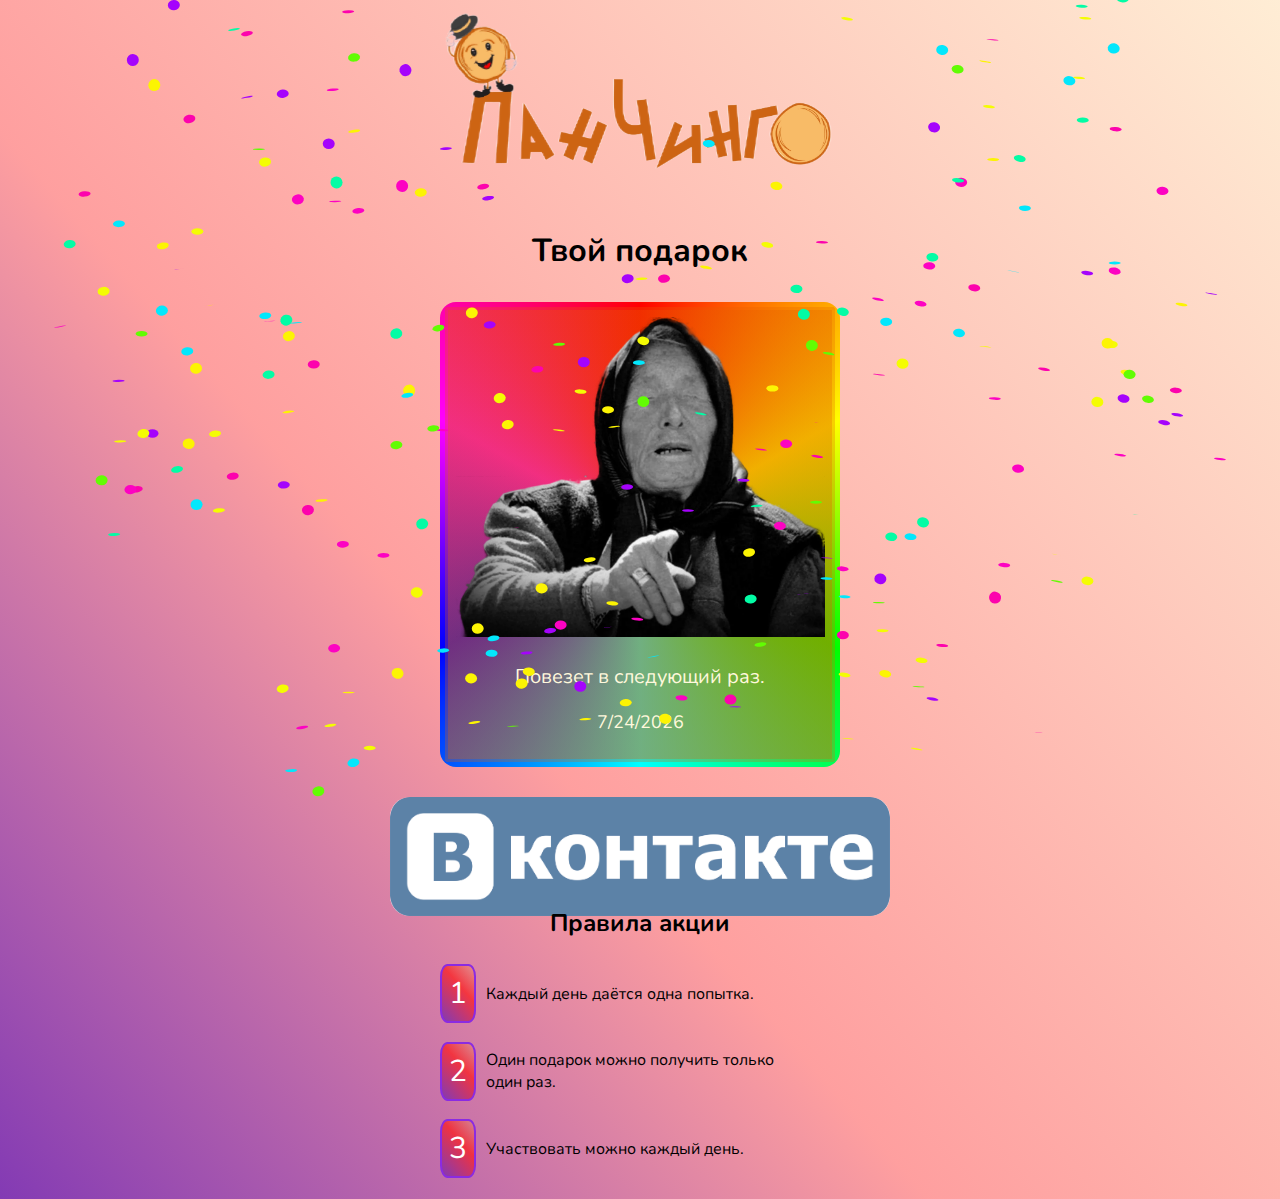
<file: panchingo/index.html>
<!doctype html><html lang="en"><head><meta charset="UTF-8"/><meta http-equiv="X-UA-Compatible" content="IE=edge"/><meta name="viewport" content="width=device-width,initial-scale=1"/><title>Document</title><link rel="preconnect" href="https://fonts.googleapis.com"><link rel="preconnect" href="https://fonts.gstatic.com" crossorigin><link href="https://fonts.googleapis.com/css2?family=Alegreya+Sans+SC:ital,wght@0,400;0,700;1,500&family=Fredoka+One&family=Hind+Madurai:wght@300;400&family=Montserrat:wght@400;700&family=Nunito&family=Poppins:wght@400;500;700&family=Roboto&display=swap" rel="stylesheet"><script defer="defer" src="bundle.js"></script><link href="main.css" rel="stylesheet"></head><body><div class="wrapper"><div class="headr-banner"><img src="./image/panchingopng.png" class="header-img" alt=""></div><h1 class="title">Твой подарок</h1><div class="surprice-wrapper"><img class="surprice-img" src="./image/panchingopng.png" alt=""><p class="surprice"></p><p class="surprice-data"></p></div><div class="social-block"><a href="https://vk.com/pan_chingo"><img class="social-vk" src="./image/icon-vk.jpg" alt="vk"></a></div><div class="rules"><h2 class="rules-title">Правила акции</h2><ul class="rules-box"><li class="rules-description"><span class="rules-description_number">1</span><p class="rules-description_text">Каждый день даётся одна попытка.</p></li><li class="rules-description"><span class="rules-description_number">2</span><p class="rules-description_text">Один подарок можно получить только один раз.</p></li><li class="rules-description"><span class="rules-description_number">3</span><p class="rules-description_text">Участвовать можно каждый день.</p></li></ul></div></div><img class="hiden" src="./image/sosiskavteste.png" alt=""> <img class="hiden" src="./image/panchingo.png" alt=""> <img class="hiden" src="./image/punopan.png" alt=""> <img class="hiden" src="./image/wanga.png" alt=""></body><div class="loading-mask"></div></html>
</file>
<file: css/style.css>
body {
    font-family: 'Inter', sans-serif;
    font-size: 14px;
}

/* Dark Theme */

.dark {
    background-color: #232326;
    color: #F3F2F0;
}
.dark .nav-link {
    color: #F3F2F0;
}
.dark .circle circle {
    fill: #D40000;

}
.dark .triangle path {
    fill: #FFF;
}
.dark .social,
.dark .steps-item,
.dark .about-title,
.dark .about-description,
.dark .work,
.dark .tarif-title,
.dark .tarif-description,
.dark .tarif-item {
    border-bottom: 1px solid #F3F2F0;
}
.dark .steps-item:first-child,
.dark .advantages,
.dark footer,
.dark .form-item {
    border-top: 1px solid #F3F2F0;
}
.dark .gradient {
    background: linear-gradient(180deg, #141416 0%, rgba(20, 20, 22, 0) 100%);
}
.dark .nav-tabs-link {
    color: rgba(243, 242, 240, 0.5);
}
.dark .nav-social .nav-item::before,
.dark .nav-info .nav-item::before {
    background-color: rgba(243, 242, 240, 0.5);
}
.dark .nav-tabs-item.ui-state-active .nav-tabs-link{
    color: #F3F2F0;
    border-bottom: 2px solid #F3F2F0;
}
.dark .advantages-image path {
    fill: #F3F2F0;
}
.dark .tech-item {
    border-bottom: 1px solid rgba(243, 242, 240, 0.3);
    border-right: 1px solid rgba(243, 242, 240, 0.3);
}
.dark .tech-item:first-child,
.dark .tech-item:nth-child(5) {
    border-left: 1px solid rgba(243, 242, 240, 0.3);
}
.dark .html,
.dark .css,
.dark .js,
.dark .typeScript {
    border-top: 1px solid rgba(243, 242, 240, 0.3);
}
.dark .tarif-list-item::before {
    background: #F3F2F0;
}
.dark .project-img {
    background-image: url(../img/arrow.svg);
}
.dark form input,
.dark .ui-selectmenu-button.ui-button,
.ui-selectmenu-menu {
    background-color: #38383A;
}
.dark .footer-bottom {
    color: rgba(243, 242, 240, 0.3);
}
.dark .footer-link {
    color: rgba(243, 242, 240, 0.3);
    border-bottom: 1px solid rgba(243, 242, 240, 0.3);
}
.dark .footer-link:hover {
    color: rgba(243, 242, 240, 1);
    border-bottom: 1px solid rgba(243, 242, 240, 1);
}

/* Light Theme */

.light {
    background-color: #F3F2F0;
    color: #010101;
}
.light .nav-link,
.light .ui-selectmenu-button.ui-button {
    color: #010101;
}
.light .circle circle {
    fill: #FFF;
}
.light .triangle path {
    fill: #D40000;
}
.light .social,
.light .steps-item,
.light .about-title,
.light .about-description,
.light .work,
.light .tarif-title,
.light .tarif-description,
.light .tarif-item {
    border-bottom: 1px solid #010101;
}
.light .steps-item:first-child,
.light .advantages,
.light footer,
.light .form-item {
    border-top: 1px solid #010101;
}
.light .gradient {
    background: linear-gradient(180deg, #E7E6E6 0%, rgba(231, 230, 230, 0) 100%);
}
.light .nav-tabs-link {
    color: rgba(1, 1, 1, 0.4);
}
.light .nav-social .nav-item::before,
.light .nav-info .nav-item::before {
    background-color: rgba(1, 1, 1, 0.2);
}
.light .nav-tabs-item.ui-state-active .nav-tabs-link{
    color: #010101;
    border-bottom: 2px solid #010101;
}
.light .advantages-image path {
    fill: #010101;
}
.light .tech-item {
    border-bottom: 1px solid rgba(1, 1, 1, 0.3);
    border-right: 1px solid rgba(1, 1, 1, 0.3);
}
.light .tech-item:first-child,
.light .tech-item:nth-child(5) {
    border-left: 1px solid rgba(1, 1, 1, 0.3);
}
.light .html,
.light .css,
.light .js,
.light .jquery {
    border-top: 1px solid rgba(1, 1, 1, 0.3);
}
.light .tarif-list-item::before {
    background: #010101;
}
.light .project-img {
    background-image: url(../img/arrow-light.svg);
}
.light form input,
.light .ui-selectmenu-button.ui-button,
.light .ui-selectmenu-menu {
    background-color: #E7E6E4;
}
.light .footer-bottom {
    color: rgba(1, 1, 1, 0.3);
}
.light .footer-link {
    color: rgba(1, 1, 1, 0.3);
    border-bottom: 1px solid rgba(1, 1, 1, 0.3);
}
.light .footer-link:hover {
    color: rgba(1, 1, 1, 1);
    border-bottom: 1px solid rgba(1, 1, 1, 1);
}

/* Main styles */

.wrapper {
    max-width: 1140px;
    margin: 0 auto;
    padding-left: 15px;
    padding-right: 15px;
}
.main {
    position: relative;
}
.main .title-h1 {
    position: relative;
    z-index: 4;
    margin-top: 38px;
    letter-spacing: 0.03em;
}
.name {
    font-size: 28px;
    position: relative;
    z-index: 3;
}
.title-h1 {
    font-size: 74px;
    text-transform: uppercase;
}
.title-h3 {
    font-size: 16px;
    font-weight: 700;
}
.photo {
    margin-bottom: 93px;
    width: 100%;
    height: 310px;
    position: relative;
    overflow: hidden;
}
.photo img {
    width: 100%;
    height: 310px;
    position: absolute;
    left: -50%;
    top: -50%;
    transform: translate(50%,50%);
    object-fit: cover;
}
header {
    display: flex;
    justify-content: space-between;
    padding-top: 44px;
    padding-bottom: 65px;
}
.nav {
    list-style-type: none;
    padding-left: 0;
    margin: 0;
    display: flex;
}
.nav-item {
    padding-left: 14px;
    padding-right: 14px;
}
.nav-item:first-child {
    padding-left: 0;
}
.nav-item:last-child {
    padding-right: 0;
}
.nav-link {
    text-decoration: none;
    font-size: 14px;
    transition: 0.2s color ease;
}
.nav-link:hover {
    color: #D40000;
}
.nav-info .nav-item {
    position: relative;
}
.nav-info .nav-item::before {
    content: '';
    display: block;
    width: 1px;
    height: 24px;
    position: absolute;
    left: 0;
    top: calc(50% - 12px);
}
.nav-info .nav-item:first-child::before {
    display: none;
}
.nav-social .nav-item {
    position: relative;
}
.nav-social .nav-item::before {
    content: '';
    display: block;
    width: 1px;
    height: 24px;
    position: absolute;
    left: 0;
    top: calc(50% - 12px);
}
.nav-social .nav-item:first-child::before {
    display: none;
}
.nav-social .nav-item {
    padding-left: 28px;
    padding-right: 28px;
}
.nav-social .nav-item:last-child {
    padding-right: 0;
}
.nav-social .nav-link {
    font-size: 16px;
}
.nav-del{
    text-decoration:line-through;
    color: #FFF;
}
.social {
    display: flex;
    justify-content: space-between;
    padding-bottom: 48px;
    margin-top: 106px;
}
.social-item:last-child {
    position: relative;
}
.project {
    margin: 0;
    display: flex;
    align-items: center;
    font-size: 16px;
    font-weight: 700;
    padding-bottom: 11px;
    transition: 0.2s border-bottom ease;
    border-bottom: 2px solid transparent;
}
.project:hover {
    border-bottom: 2px solid #F3F2F0;
}
.project-img {
    width: 16px;
    height: 12px;
    display: block;
    background-image: url(../img/arrow.svg);
    margin-left: 15px;
}
.circle-main {
    width: 253px;
    height: 253px;
    position: absolute;
    left: -128px;
    top: calc(50% - 138px);
    z-index: 1;
}
.circle-form {
    width: 300px;
    height: 300px;
    position: absolute;
    left: -152px;
    top: -2px;
    z-index: 1;
}
.triangle {
    position: absolute;
    left: -151px;
    top: -23px;
    z-index: 2;
}
.triangle-form {
    position: absolute;
    left: -177px;
    top: 52px;
    z-index: 2;
}
.circle-nav {
    width: 106px;
    height: 106px;
    position: absolute;
    right: 38px;
    top: calc(50% - 60px);
}
.circle-tarif {
    width: 140px;
    height: 140px;
    position: absolute;
    left: -80px;
    top: calc(50% - 70px);
}
.circle-price {
    width: 90px;
    height: 90px;
    position: absolute;
    left: -46px;
    top: calc(50% - 45px);
}
.section-about {
    padding-top: 107px;
}
.about {
    display: grid;
    grid-template-columns: repeat(4, 1fr);
}
.about-title {
    grid-column: 1 / 3 ;
    grid-row: 1 / 2;
    font-size: 28px;
    font-weight: 700;
    letter-spacing: 0.03em;
    text-transform: uppercase;
    padding-top: 67px;
    padding-bottom: 62px;
}
.about-description {
    grid-column: 3 / 5;
    grid-row: 1 / 2;
    font-size: 28px;
    line-height: 150%;
    opacity: 0.8;
    padding: 62px 10px 62px 9px;
}
.about-01 {
    grid-column: 3 / 4;
    grid-row: 2 / 3;
    padding: 47px 20px 35px 9px;
}
.about-02 {
    grid-column: 4 / 5;
    grid-row: 2 / 3;
    padding: 47px 10px 35px 12px;
}
.about-03 {
    grid-column: 3 / 4;
    grid-row: 3 / 4;
    padding: 14px 20px 14px 9px;
}
.about-04 {
    grid-column: 4 / 5;
    grid-row: 3 / 4;
    padding: 14px 10px 14px 12px; 
}
.about-item{
    z-index: 5;
}
.about-item .description {
    line-height: 150%;
    opacity: 0.8;
}
.about-item > p {
    margin-top: 0;
    margin-bottom: 0;
}
.about-item .title-h3 {
    margin-bottom: 21px;
}
.portfolio {
    margin-bottom: 145px;
    position: relative;
    z-index: 1;
}
.section-portfolio {
    position: relative;
}
.circle-portfolio {
    width: 465px;
    height: 465px;
    position: absolute;
    top: -323px;
    left: 347px;
}
#tabs {
    position: relative;
}
.nav-tabs {
    display: flex;
    list-style-type: none;
    padding-left: 0;
    margin: 0;
    position: absolute;
    top: -62px;
    font-size: 16px;
}
.nav-tabs-item {
    margin-right: 74px;
    padding-top: 21px;
    padding-bottom: 21px;
}
.nav-tabs-item:nth-child(3){
    margin-right: 0px;
}
.nav-tabs-link {
    border-bottom: 1px solid transparent;
    padding-bottom: 21px;
    text-decoration: none;
}
.nav-tabs-link:focus {
    outline: none;
}
.work {
    display: flex;
    justify-content: space-between;
    align-items: center;
    flex-wrap: wrap;
    padding-top: 61px;
    padding-bottom: 56px;
}
.work-item {
    flex: 0 0 49%;
}
.work-title {
    font-weight: 700;
    font-size: 28px;
    line-height: 150%;
    margin-top: 0;
    margin-bottom: 42px;
}
.work-list {
    list-style-type: none;
    font-size: 16px;
    opacity: 0.8;
    padding-left: 0;
    margin-bottom: 43px;
}
.work-time-link{
    font-size: 16px;
    color: #fff;
    text-decoration: none;
    border-bottom: 1px solid #fff;
}
.work-list-item {
    margin-bottom: 16px;
}
.work-time {
    font-weight: 700;
    font-size: 16px;
    line-height: 150%;
    opacity: 0.8;
    margin-bottom: 0;
}
.work-thumb {
    position: relative;
    overflow: hidden;
    width: 100%;
    height: 315px;
    cursor: pointer;
    display: block;
}
.work-image {
    position: absolute;
    left: -50%;
    top: -50%;
    transform: translate(50%,50%);
    width: 100%;
    height: 315px;
    object-fit: cover;
}
.work-cursor{
    position: absolute;
    left: 50%;
    top: 50%;
    z-index: 4;
}
.section-tech{
    padding-bottom: 50px;
    padding-top: 30px;
}
.tech {
    display: grid;
    grid-template: 148px 148px / repeat(4, 1fr);
    text-align: center;
}
.tech-item {
    display: flex;
    justify-content: center;
}
.tech-image {
    filter: grayscale(100%);
    transition: 0.2s ease;
}
.section-tech-description{
    font-size: 10px;
}
.tech-item .tech-image {
    filter: grayscale(0);
}
.jquery .tech-image {
    width: 72px;
}
.ui-tooltip {
    background-color: #E31B1B;
    border-color: #E31B1B!important;
    border-radius: 0;
    text-align: center;
    box-shadow: none!important;
    font-size: 10px;
    color: rgba(243, 242, 240, 0.8);
    max-width: 232px;
    line-height: 150%;
    padding: 20px;
    box-sizing: border-box;
}
.ui-tooltip-content::before {
    content: "";
    position: absolute;
    display: block;
    left: 0;
    right: 0;
    margin: 0 auto;
    top: -20px;
    width: 2px;
    border: 10px solid transparent;
    border-bottom: 10px solid #E31B1B;
 }
 
.ui-selectmenu-button.ui-button {
    width: 100%;
    color: #fff;
    padding: 25px 20px 25px;
    box-sizing: border-box;
    margin-bottom: 39px;
    border-radius: 0;
}
.ui-button:hover, .ui-button:focus {
    border: none;
    outline: none;
}
.ui-selectmenu-menu .ui-menu {
    color: rgba(243, 242, 240, 0.4);
    font-size: 12px;
}
.ui-selectmenu-menu .ui-menu .ui-menu-item {
    padding: 10px 20px;
}
.ui-selectmenu-menu .ui-menu .ui-menu-item:hover {
    color: rgba(243, 242, 240, 1);
    padding: 10px 20px;
}
.footer-top {
    display: flex;
    justify-content: space-between;
    padding-top: 65px;
    padding-bottom: 40px;
    flex-wrap: wrap;
}
.footer-link {
    transition: 0.2s ease;
    text-decoration: none;
}
@media (min-width: 901px) {
    .header-mobile {
        display: none;
    }
}
@media (max-width:900px) {
    header {
        display: none;
    }
    .header-mobile {
        display: flex;
        justify-content: space-between;
        align-items: center;
        padding-top: 30px;
        padding-bottom: 40px;
    }
    .menu {
        background: transparent;
        border: none;
    }
    .circle-main {
        width: 200px;
        height: 200px;
        left: -99px;
        top: calc(50% - 100px);
    }
    .triangle {
        left: 0;
        top: inherit;
        bottom: -80px;
        width: 48px;
    }
    .title-h1 {
        font-size: 50px;
    }
    .main .title-h1 {
        margin-top: 28px;
    }
    .name {
        font-size: 20px;
    }
    .social {
        margin-top: 145px;
    }
    .skill {   
        justify-content: space-between;
    }
    .skill-item {
        flex: 0 0 40%;
        margin-right: 3%;
        padding-bottom: 20px;
    }
    .about {
        grid-template-columns: repeat(2, 1fr);
    }
    .about-description {
        grid-column: 1 / 3;
        grid-row: 2 / 3;
    }
    .about-01 {
        grid-column: 1 / 2;
        grid-row: 3 / 4;
    }
    .about-02 {
        grid-column: 2 / 3;
        grid-row: 3 / 4;
    }
    .about-03 {
        grid-column: 1 / 2;
        grid-row: 4 / 5;
    }
    .about-04 {
        grid-column: 2 / 3;
        grid-row: 4 / 5;
    }
    .steps-title {
        font-size: 20px;
        padding-right: 25px;
    }
    .nav-tabs {
        justify-content: space-around;
        width: 100%;
    }
    .nav-tabs-item {
        margin-right: 0;
    }
    .ui-helper-clearfix:before, .ui-helper-clearfix:after {
        display: none;
    }
    .circle-portfolio {
        width: 465px;
        height: 465px;
        top: -341px;
        left: inherit;
        right: 29px;
    }
    .work {
        padding-bottom: 0;
    }
    .work-item {
        flex: 0 0 100%;
        padding-bottom: 56px;
    }
    .advantages {
        grid-template-columns: 1fr 1fr;
    }
    .tarif-title {
        grid-column: 1 / 3;
        grid-row: 1 / 2;
        border-bottom: none !important;
    }
    .tarif-description {
        grid-column: 1 / 3;
        grid-row: 2 / 3;
    }
    .circle-tarif {
        width: 250px;
        height: 250px;
        left: -155px;
        top: calc(50% - 125px);
    }
    .form {
        grid-template-columns: 1fr;
    }
    .form-title {
        grid-column: 1 / 2;
        grid-row: 1 / 2;
    }
    .form-description {
        grid-column: 1 / 2;
        grid-row: 2 / 3;
        position: relative;
        z-index: 1;
    }
    .form-item {
        grid-column: 1 / 2;
        grid-row: 3 / 4;
    }
    .form-social {
        grid-row: 4 / 5;
        border-top: none !important;
        align-items: center;
    }
    .circle-form {
        left: -135px;
        top: -34px;
    }
    .triangle-form {
        bottom: inherit;
        top: -54px;
        left: 92px;
        width: 35px;
    }
    .footer-top {
        flex-direction: column-reverse;
    }
    .footer-top .nav, .footer-bottom > p {
        flex-basis: 100%;
    }
    .footer-top .nav {
        display: flex;
        justify-content: center;
        flex-wrap: wrap;
    }
    .footer-top .nav-info {
        justify-content: center;
        padding-bottom: 30px;
    }
    .footer-bottom > p {
        text-align: center;
        padding-bottom: 20px;
    }
}
@media (max-width:600px) {
    .tech {
        grid-template: 120px 120px / repeat(4, 1fr);
    }
    .tech-image, .typeScript .tech-image {
        width: 145px;
    }
    .advantages {
        grid-template-columns: 1fr;
    }
    .steps-item {
        display: flex;
        justify-content: flex-start;
        flex-direction: column;
        align-items: flex-start;
    }
    .steps-title {
        padding-right: 0;
        margin-bottom: 0;
    }
    .steps-description {
        flex: 0 0 100%;
        max-width: 100%;
    }
    .steps-title span {
        margin-right: 20px;
    }
    .tarif {
        grid-template-columns: 1fr;
    }
    .tarif-item {
        grid-column: 1 / 2;
        height: inherit;
    }
    .tarif-left {
        border-bottom: none !important;
        padding-bottom: 0;
    }
    .circle-price {
        top: 0;
    }
    .title-h1 {
        font-size: 40px;
    }
    .name {
        font-size: 18px;
    }
    .main .title-h1 {
        margin-top: 18px;
    }
}
@media (max-width:550px) {
    .photo,
    .photo img {
        height: 215px;
    }
    .photo {
        margin-bottom: 64px;
    }
    .name {
        margin-bottom: 0;
    }
    .main .title-h1 {
        margin-top: 24px;
    }
    .title-h1 {
        font-size: 28px;
        line-height: 34px;
    }
    .circle-main {
        width: 135px;
        height: 135px;
        left: -50px;
        top: calc(50% - 67px);
    }
    .triangle {
        bottom: -72px;
        width: 29px;
        left: 4px;
    }
    .circle-nav {
        width: 60px;
        height: 60px;
        right: 27px;
        top: calc(50% - 30px);
    }
    .social {
        margin-top: 100px;
        padding-bottom: 30px;
    }
    .skill {
        padding-top: 30px;
    }
    .skill .title-h3 {
        margin-bottom: 18px;
    }
    .skill-item {
        padding-bottom: 10px;
    }
    .project-img {
        background-size: cover;
        width: 12px;
        height: 9px;
        margin-top: 1px;
    }
    .nav-social .nav-item {
        padding-left: 8px;
        padding-right: 12px;
    }
    .nav-social .nav-item::before {
        height: 14px;
        top: calc(50% - 7px);
    }
    .section-about {
        padding-top: 0;
    }
    .about-title {
        border-bottom: none !important;
        padding-bottom: 0;
        padding-top: 63px;
    }
    .about-description {
        padding: 20px 10px 64px 9px;
    }
    .about-01 {
        padding: 30px 20px 35px 9px;
    }
    .about-02 {
        padding: 32px 10px 35px 12px;
    }
    .about-03 {
        padding: 0 20px 14px 9px;
    }
    .about-04 {
        padding: 0 10px 14px 12px;
    }
    .section-steps {
        padding-top: 44px;
        padding-bottom: 61px;
    }
    .work-thumb, .work-image {
        height: 190px;
    }
    .project, .nav-social .nav-link,
    .title-h3,
    .steps-description,
    .work-list,
    .work-time,
    .advantages-description,
    .tarif-pack,
    .tarif-list,
    form input[type=submit] {
        font-size: 12px;
    }
    .skill,
    .about-item,
    .nav-tabs,
    .tarif-text,
    form input,
    .footer-top .nav-link,
    .footer-bottom {
        font-size: 10px;
    }
    .about-title,
    .about-description,
    .steps-title,
    .work-title,
    .advantages-text,
    .tarif-title,
    .tarif-description,
    .tarif-name,
    .form-title,
    .form-description {
        font-size: 16px;
    }
    .tarif-price {
        font-size: 22px;
    }
    .footer-top .nav-info {
        font-size: 14px;
    }
    .circle-portfolio {
        width: 197px;
        height: 197px;
        top: -220px;
        right: 0;
    }
    .nav-tabs {
        justify-content: flex-start;
        width: 100%;
    }
    .nav-tabs-item {
        margin-right: 20px;
    }
    .portfolio {
        margin-bottom: 80px;
    }
    .circle-portfolio {
        display: none;;
    }
    .work {
        padding-top: 37px;
    }
    .work-title {
        margin-bottom: 23px;
    }
    .work-list {
        margin-bottom: 21px;
    }
    .work-item {
        padding-bottom: 40px;
    }
    .tech-image, .jquery .tech-image {
        width: 35px;
    }
    .section-advantages {
        padding-top: 63px;
        padding-bottom: 80px;
    }
    .advantages {
        grid-gap: 48px 22px;
        padding-top: 40px;
        margin-top: 39px;
    }
    .tech {
        grid-template: 90px 90px / repeat(4, 1fr);
    }
    .section-tarif {
        padding-top: 62px;
    }
    .circle-tarif {
        width: 138px;
        height: 138px;
        left: -84px;
        top: calc(50% - 69px);
    }
    .tarif-description {
        font-size: 28px;
        line-height: 150%;
        opacity: 0.8;
        padding-bottom: 14px;
    }
    .tarif-item {
        padding-top: 24px;
        padding-bottom: 36px;
    }
    .circle-price {
        display: none;
    }
    .ui-selectmenu-button.ui-button {
        padding: 21px 20px;
        border-radius: 0;
    }
    form input[type=submit] {
        padding: 19px 0;
    }
    .section-form {
        padding-bottom: 57px;
    }
}
.ui-dialog{
height: 60% !important;
width: 98% !important;
top: 0px !important;
left: 0px !important;
background-color: #232326;
margin: -7px !important;
}
.ui-button{
    visibility: inherit;
}
.dialog-nav{
    text-align: center;
    padding-left: 0;
    margin-top: 50px;
}
.dialog-nav__item{
  list-style-type: none;
  margin-bottom: 10px;
}
.dialog-nav__link{
    color: #F3F2F0;
    text-decoration: none;
    font-size: 18px;
    border-bottom: 1px solid rgb(129, 127, 123);


}
.ui-dialog .ui-dialog-content{
    width: 94% !important;
    overflow: inherit;
}

.ui-dialog-titlebar-close{
    background-color: transparent;
    background-image: url(../img/icons/close.svg);
    background-repeat: no-repeat;
    height: 42px !important;
    width: 42px !important;
    border: none;
    background-size: 42px 42px;
    top: inherit!important;
    bottom: -40px;
    background-repeat: no-repeat;
    z-index: 3;
    right: 17px !important;
    outline: none;
}
.ui-dialog-titlebar-close:hover{
    background-color: transparent;
    background-image: url(../img/icons/close.svg);
    background-repeat: no-repeat;
    height: 42px !important;
    width: 42px !important;
    border: none;
    background-size: 42px 42px;
    top: inherit!important;
    bottom: -40px;
    z-index: 3;
    outline: none;
    

}
.ui-dialog-titlebar-close:focus{
    background-color: transparent;
    border: none;
    outline: none;
}
.ui-button-icon-space{
    display: none;
}
.dialog-circle{
    fill: #D40000;
    width: 120px;
    height: 120px;
    left: 16px;
    position: absolute;
    bottom: -78px;
    z-index: -1;
}
.dialog-triangle{
    fill: #FFF;
    position: absolute;
    bottom: -12px;
    width: 29px;
    left: 7px;

}
.dialog-tel{
    display: inline-block;
    color: #fff;
    text-decoration: none;
    font-size: 16px;
}
</file>
<file: panchingo/main.css>
body{background:linear-gradient(49deg,#833ab4,rgba(253,29,29,.425) 40%,rgba(252,176,69,.229));font-family:Alegreya Sans SC,sans-serif;font-family:Fredoka One,cursive;font-family:Hind Madurai,sans-serif;font-family:Montserrat,sans-serif;font-family:Nunito,sans-serif;min-height:1vh}.wrapper{margin:0 auto;max-width:500px}._container{margin:0 auto;max-width:1460px}.header-img{width:100%}.title{text-align:center}.surprice-wrapper{background:radial-gradient(circle at 100% 100%,rgba(227,94,0,.29) 0,rgba(227,94,0,.29) 3px,transparent 0) 0 0/8px 8px no-repeat,radial-gradient(circle at 0 100%,rgba(227,94,0,.29) 0,rgba(227,94,0,.29) 3px,transparent 0) 100% 0/8px 8px no-repeat,radial-gradient(circle at 100% 0,rgba(227,94,0,.29) 0,rgba(227,94,0,.29) 3px,transparent 0) 0 100%/8px 8px no-repeat,radial-gradient(circle at 0 0,rgba(227,94,0,.29) 0,rgba(227,94,0,.29) 3px,transparent 0) 100% 100%/8px 8px no-repeat,linear-gradient(rgba(227,94,0,.29),rgba(227,94,0,.29)) 50% 50%/calc(100% - 10px) calc(100% - 16px) no-repeat,linear-gradient(rgba(227,94,0,.29),rgba(227,94,0,.29)) 50% 50%/calc(100% - 16px) calc(100% - 10px) no-repeat,conic-gradient(red 0,#ff0 16.67%,#0f0 33.33%,#0ff 50%,#00f 66.67%,#f0f 83.33%,red 100%);border-radius:16px;box-sizing:border-box;margin:30px auto;max-width:80%;min-height:370px;overflow:hidden;padding:15px;position:relative}.surprice-sacsses{height:100%;left:50%;position:absolute;top:50%;width:50%}.surprice-img{max-width:100%}.surprice{font-size:20px;padding:0 30px}.surprice,.surprice-data{color:#fff8dc;text-align:center}.surprice-data{font-size:18px}.link-panchingo{background-color:#8a2be2;border-radius:1.125rem;color:#fff;display:block;margin:0 auto;max-width:70%;padding:.5rem 1rem;text-align:center;text-decoration:none}.rules{margin-top:80px}.rules-list{display:flex;flex-direction:column}.rules-description{align-items:center;display:flex;padding:5px 10px}.rules-box{display:flex;flex-direction:column;list-style-type:none}.rules-title{text-align:center}.rules-description_text{max-width:70%}.rules-description_number{background:#833ab4;background:linear-gradient(49deg,#833ab4,rgba(253,29,29,.747) 61%,rgba(252,176,69,.229));border:2px solid #8a2be2;border-radius:21%;color:#fff;font-size:30px;margin-right:10px;max-width:max-content;padding:7px}.social-block{height:30px;margin-bottom:30px;max-width:100%}.social-vk{border-radius:20px;width:100%}.social-internet{border:2px solid #8a2be2;border-radius:50%}.hiden{display:none}.loading-mask{background-color:#fff;height:100%;left:0;position:fixed;top:0;width:100%;z-index:9999}
</file>
<file: devcloud/css/style.min.css>
@charset "UTF-8";*,::after,::before{padding:0;margin:0;border:0;-webkit-box-sizing:border-box;box-sizing:border-box}a{text-decoration:none}li,ol,ul{list-style:none}img{vertical-align:top}h1,h2,h3,h4,h5,h6{font-weight:inherit;font-size:inherit}.header{top:0;left:0;width:100%;z-index:10;background-color:rgba(0,153,125,.2);position:absolute;top:0}.header__content{max-width:1450px;margin:0 auto;display:-webkit-box;display:-ms-flexbox;display:flex;padding:0 30px;-webkit-box-align:center;-ms-flex-align:center;align-items:center;-webkit-box-pack:justify;-ms-flex-pack:justify;justify-content:space-between;min-height:70px}.menu__icon{display:none}.menu__list>li{position:relative;margin:0 0 0 50px;max-width:-webkit-max-content;max-width:-moz-max-content;max-width:max-content}.menu__link{color:#fff;font-size:18px;max-width: max-content; -webkit-transition:.3s ease;-o-transition:.3s ease;transition:.3s ease}.menu__link:hover{color:#35d3b7}.menu__sub-list{position:absolute;top:100%;left:-121px;background-color:#fff;padding:60px;min-width:720px}.menu__sub-list::before{content:"";display:block;width:0;height:0;margin:0 0 0 5px;border-left:7px solid transparent;border-right:7px solid transparent;border-bottom:10px solid #fff;position:absolute;top:-9px;left:140px}.menu__sub-list-img{position:absolute;right:0;top:45px}.menu__sub-list-title{font-size:2.25rem;letter-spacing:.045em;text-transform:uppercase;margin:0 0 20px 0;border-bottom:1px solid #35d3b7;display:inline-block}.menu__sub-list li{margin:0 0 20px 0}.menu__sub-list li:last-child{margin:0}.menu__sub-link{color:#000;-webkit-transition:.3s ease;-o-transition:.3s ease;transition:.3s ease;font-size:1.625rem;line-height:2.1875rem;letter-spacing:.025em}.menu__sub-link:hover{color:#35d3b7}body._pc .menu__list>li:hover .menu__sub-list{opacity:1;visibility:visible;-webkit-transform:translate(0,0);-ms-transform:translate(0,0);transform:translate(0,0);pointer-events:all}body._touch .menu__list>li{display:-webkit-box;display:-ms-flexbox;display:flex;-webkit-box-align:center;-ms-flex-align:center;align-items:center}body._touch .menu__link{-webkit-box-flex:1;-ms-flex:1 1 auto;flex:1 1 auto}body._touch .menu__arrow{display:block;width:0;height:0;margin:0 0 0 5px;-webkit-transition:-webkit-transform .3s ease 0s;transition:-webkit-transform .3s ease 0s;-o-transition:transform .3s ease 0s;transition:transform .3s ease 0s;transition:transform .3s ease 0s,-webkit-transform .3s ease 0s;border-left:5px solid transparent;border-right:5px solid transparent;border-top:10px solid #fff}body._touch .menu__list>li._active .menu__sub-list{opacity:1;visibility:visible;-webkit-transform:translate(0,0);-ms-transform:translate(0,0);transform:translate(0,0);pointer-events:all;border-top:10px solid #000}body._touch .menu__list>li._active .menu__arrow{-webkit-transform:rotate(-180deg);-ms-transform:rotate(-180deg);transform:rotate(-180deg)}.logo-mobile{display:none}.logo-mobile img{max-width:70%}body._lock .logo-mobile{display:block;position:relative;z-index:5}body._lock .logo{display:none}body._lock{overflow:hidden}.footer{margin-bottom:75px}.footer-content{display:-webkit-box;display:-ms-flexbox;display:flex;-ms-flex-pack:distribute;justify-content:space-around}.footer-content__address{font-weight:300;font-size:1.125rem;letter-spacing:.065em;text-transform:uppercase}.footer-content__errow{margin-bottom:20px}.footer-children{display:-webkit-box;display:-ms-flexbox;display:flex;-webkit-box-orient:vertical;-webkit-box-direction:normal;-ms-flex-direction:column;flex-direction:column}.footer-children:nth-child(1){-webkit-box-orient:vertical;-webkit-box-direction:normal;-ms-flex-direction:column;flex-direction:column;-webkit-box-align:end;-ms-flex-align:end;align-items:flex-end}.footer-children:nth-child(2){padding-left:30px}.footer-children__item{margin-bottom:12px}.footer-children__link{font-weight:300;font-size:1.125rem;letter-spacing:.065em;text-transform:uppercase;color:#000;-webkit-transition:.3s ease;-o-transition:.3s ease;transition:.3s ease;position:relative}.footer-children__link:after{display:block;position:absolute;right:0;bottom:-5px;width:0;height:1px;background-color:#000;content:"";-webkit-transition:width .5s;-o-transition:width .5s;transition:width .5s}.footer-children__link:hover::after{width:100%;display:block;position:absolute;left:0;bottom:-5px;height:1px;background-color:#000;content:"";-webkit-transition:width .5s;-o-transition:width .5s;transition:width .5s}.footer-logo img{width:70%}.footer-children__tel{display:-webkit-box;display:-ms-flexbox;display:flex;-webkit-box-orient:vertical;-webkit-box-direction:normal;-ms-flex-direction:column;flex-direction:column;position:relative}.footer-children__tel::before{content:"";position:absolute;display:block;left:-29px;bottom:27px;width:30px;height:30px;background-repeat:no-repeat;background-image:url(../img/phon-footer.svg)}.footer-children__mail{padding-left:30px;position:relative}.footer-children__mail::after{content:"";position:absolute;display:block;width:30px;height:30px;left:-5px;top:1px;background-repeat:no-repeat;background-image:url(../img/mail.svg)}.footer-children__tel .footer-children__link{margin-bottom:12px}body{font-family:'Open Sans',sans-serif;color:#000}:root{font-size:16px}._wrapper{max-width:1450px;margin:0 auto;min-height:100%;padding-left:15px;padding-right:15px}._container{max-width:1205px;margin:0 auto;padding-left:15px;padding-right:15px}._title{font-weight:700;font-size:2.5rem;line-height:3.375rem;text-align:center;letter-spacing:.045em;margin-bottom:60px;color:#000}.baner{margin-bottom:75px;position:relative}.baner__bg{width:100%}.baner-content{position:absolute;z-index:2;display:-webkit-box;display:-ms-flexbox;display:flex;-webkit-box-orient:vertical;-webkit-box-direction:normal;-ms-flex-direction:column;flex-direction:column;-webkit-box-align:center;-ms-flex-align:center;align-items:center;width:100%;top:30%}.baner-content__title{letter-spacing:.08em;text-transform:uppercase;font-weight:300;font-size:4.5rem;line-height:6.125rem;color:#fff}.baner-content__description{font-size:1.625rem;line-height:2.1875rem;letter-spacing:.025em;color:#fff;margin-bottom:65px}.baner-content__btn{padding:.9375rem 2.4375rem;background:rgba(0,153,125,.79);border-radius:43px;margin-bottom:4.375rem;font-size:1rem;line-height:1.375rem;color:#fff;-webkit-transition:.3s ease;-o-transition:.3s ease;transition:.3s ease}.baner-content__btn:hover{background:rgba(0,153,125,.5)}.achievements__list{display:-webkit-box;display:-ms-flexbox;display:flex;-webkit-box-pack:justify;-ms-flex-pack:justify;justify-content:space-between;-webkit-box-align:start;-ms-flex-align:start;align-items:flex-start;margin:0 auto}.achievements{margin-bottom:75px}.achievements__item{display:-webkit-box;display:-ms-flexbox;display:flex;-webkit-box-orient:vertical;-webkit-box-direction:normal;-ms-flex-direction:column;flex-direction:column;-webkit-box-align:center;-ms-flex-align:center;align-items:center;max-width:207px;position:relative;margin-left:10px}.achievements__item:first-child::before{margin-left:0}.achievements__item::after{content:"";position:absolute;right:-35px;width:2px;height:114px;background-color:#29a28c}.achievements__item::after:first-child::before{display:none}.achievements__item:last-child::after{display:none}.achievements__figure{font-weight:600;font-size:3rem;line-height:4.0625rem;letter-spacing:.08em}.achievements__description{font-size:1rem;line-height:1.375rem;text-align:center;letter-spacing:.02em;text-transform:lowercase}.section-warranty{margin-bottom:75px}.warranty{display:-webkit-box;display:-ms-flexbox;display:flex;-webkit-box-pack:justify;-ms-flex-pack:justify;justify-content:space-between;position:relative}.warranty__img{max-width:100%}.warranty__text{text-align:center;max-width:670px;padding-left:20px}.warranty__description{font-size:1.4375rem;line-height:1.9375rem;letter-spacing:.025em;margin-bottom:2.1875rem}.warranty__btn{font-size:1rem;line-height:1.375rem;letter-spacing:-.015em;padding:.625rem 2.1875rem;background-color:#000;-webkit-box-shadow:4px 4px 7px rgba(0,0,0,.25);box-shadow:4px 4px 7px rgba(0,0,0,.25);border-radius:2rem;color:#fff;display:inline-block;margin-bottom:30px}.warranty__footer{font-weight:300;font-size:.875rem;letter-spacing:-.015em;position:absolute;max-width:600px;bottom:0;right:0}.warranty__title{position:relative}.warranty__title::after{content:"";position:absolute;background-image:url(../img/quote-left.svg);width:60px;height:60px;display:block;bottom:-11px;left:20px}.warranty__title::before{content:"";position:absolute;background-image:url(../img/quote-right.svg);width:60px;height:60px;display:block;right:-8px;top:-14px}.services__items{display:-webkit-box;display:-ms-flexbox;display:flex;-webkit-box-pack:justify;-ms-flex-pack:justify;justify-content:space-between;-ms-flex-wrap:wrap;flex-wrap:wrap;-webkit-box-align:stretch;-ms-flex-align:stretch;align-items:stretch;margin-bottom:75px}.services-item{max-width:21.25rem;-webkit-box-shadow:0 3px 11px rgba(3,74,62,.56);box-shadow:0 3px 11px rgba(3,74,62,.56);border-radius:27px;padding:16.8125rem 1.3rem 4.375rem 2rem;overflow:hidden;position:relative}.services-item__content{min-height:363px}.services-item__title{font-size:1.25rem;line-height:1.75rem;letter-spacing:.065em;text-transform:uppercase;margin-bottom:50px;margin-top:-124px}.services-item__description{font-weight:300;font-size:.875rem;line-height:1.3125rem;letter-spacing:-.015em;margin-bottom:34px;max-width:243px}.services-item__btn{display:-webkit-box;display:-ms-flexbox;display:flex;-webkit-box-align:center;-ms-flex-align:center;align-items:center;width:244px;-webkit-box-pack:justify;-ms-flex-pack:justify;justify-content:space-between;font-weight:300;font-size:1rem;line-height:1.375rem;letter-spacing:.05em;color:#000;stroke:#000;-webkit-transition:.2s ease;-o-transition:.2s ease;transition:.2s ease}.services-item__btn:hover{color:#29a28c;fill:#29a28c;stroke:#29a28c}.services-item__corner{position:absolute;max-width:-webkit-max-content;max-width:-moz-max-content;max-width:max-content;display:block;right:-11px;top:-8px}.services-item__corner::before{content:"";display:block;position:absolute;width:53px;height:53px;background-repeat:no-repeat;right:26px;top:23px}.services-item:nth-child(1) .services-item__corner::before{background-image:url(../img/phon.svg)}.services-item:nth-child(2) .services-item__corner::before{background-image:url(../img/laptop.svg)}.services-item:nth-child(3) .services-item__corner::before{background-image:url(../img/internet.svg)}.projects{margin-bottom:70px}.projects-slider__item{-webkit-transform:scale(.8);-ms-transform:scale(.8);transform:scale(.8);margin-bottom:auto;-webkit-transition:.9s ease;-o-transition:.9s ease;transition:.9s ease;text-align:center;position:relative}.projects-slider__item img{width:100%}.projects-slider .swiper-scrollbar-drag{cursor:pointer;width:84px;height:18px;background-color:#000;top:-9px;border-radius:0}.swiper-slide-active .projects-slider__item{-webkit-transform:scale(1);-ms-transform:scale(1);transform:scale(1)}.swiper-wrapper{-webkit-box-align:center;-ms-flex-align:center;align-items:center;margin-bottom:50px}.swiper-container-horizontal>.swiper-scrollbar{width:38%;margin-bottom:34px;left:31%;bottom:-30px;border:6px solid #7b7b7b;border-radius:0}.projects-slider__content{position:absolute;left:3px;top:5px;display:-webkit-box;display:-ms-flexbox;display:flex;-webkit-box-orient:vertical;-webkit-box-direction:normal;-ms-flex-direction:column;flex-direction:column;max-width:50%;height:97%;background:rgba(0,153,125,.38);-webkit-box-shadow:3px 4px 10px rgba(0,0,0,.8);box-shadow:3px 4px 10px rgba(0,0,0,.8);padding:2.8125rem;-webkit-box-align:start;-ms-flex-align:start;align-items:flex-start;text-align:left}.projects-slider__title{font-weight:700;font-size:1.4375rem;line-height:1.9375rem;display:-webkit-box;display:-ms-flexbox;display:flex;-webkit-box-align:center;-ms-flex-align:center;align-items:center;letter-spacing:.025em;color:#fff;margin-bottom:30px}.projects-slider__description{font-weight:300;font-size:.875rem;letter-spacing:.065em;margin-bottom:30px;color:#fff}.projects-slider__btn{padding:.3125rem 3.4375rem;background-color:#fff;color:#000;-webkit-transition:.3s ease;-o-transition:.3s ease;transition:.3s ease;border-radius:15px}.projects-slider__btn:hover{-webkit-box-shadow:0 0 9px rgba(255,255,255,.47);box-shadow:0 0 9px rgba(255,255,255,.47)}._tabs-block{display:none}._tabs-block._active{display:block}.work-tabs{display:-webkit-box;display:-ms-flexbox;display:flex;margin-bottom:75px}.work-tabs__nav{display:-webkit-box;display:-ms-flexbox;display:flex;-webkit-box-orient:vertical;-webkit-box-direction:normal;-ms-flex-direction:column;flex-direction:column;-webkit-box-pack:start;-ms-flex-pack:start;justify-content:flex-start;margin-right:30px}.work-tabs__item{padding:.875rem 2.5rem;margin-bottom:20px;border:1px solid #000;cursor:pointer}.work-tabs__item._active{border:2px solid #29a28c}.work-tabs__block{display:-webkit-box;display:-ms-flexbox;display:flex}.work-box{padding-left:30px}.work-box__title{font-size:2.25rem;line-height:3.0625rem;letter-spacing:.045em;text-transform:uppercase;margin-bottom:40px}.work-box__description{font-size:1.4375rem;line-height:1.9375rem;letter-spacing:.025em;margin-bottom:30px}.experience{margin-bottom:75px}.experience .swiper-wrapper{margin-bottom:0}.experience-slider__image img{max-width:100%;-webkit-transition:.2s ease;-o-transition:.2s ease;transition:.2s ease}.experience-slider{max-width:90%}.experience-inner{position:relative}.swiper-button-next,.swiper-button-prev{color:#000}.experience-slider__link{position:relative;height:100%;width:100%;display:block}.experience-slider__link:hover img{-webkit-filter:blur(3px);filter:blur(3px)}.experience-slider__link:hover .experience-slider__description{-webkit-transform:scale(1);-ms-transform:scale(1);transform:scale(1)}.swiper-pagination{display:none}.experience-slider__description{position:absolute;-webkit-transform:scale(0);-ms-transform:scale(0);transform:scale(0);-webkit-transition:.2s ease;-o-transition:.2s ease;transition:.2s ease;bottom:45%;color:#fff;font-weight:600;font-size:1.625rem;letter-spacing:.025em;width:100%;text-align:center}.section-imgs{margin-bottom:75px}.section-imgs__img{width:100%}.simple-rating{position:relative;font-size:40px;display:inline-block;padding-bottom:30px}.simple-rating::before{content:"★★★★★";display:block}.simple-rating__items{position:absolute;width:100%;height:100%;top:0;left:0;display:-webkit-box;display:-ms-flexbox;display:flex;-webkit-box-orient:horizontal;-webkit-box-direction:reverse;-ms-flex-direction:row-reverse;flex-direction:row-reverse;overflow:hidden}.simple-rating__item{position:absolute;width:0%;height:0%;opacity:0;visibility:hidden;top:0;left:0}.simple-rating__label{-webkit-box-flex:0;-ms-flex:0 0 20%;flex:0 0 20%;height:100%;cursor:pointer;color:#fff}.simple-rating__label::before{content:"★";display:block;-webkit-transition:color .3s ease 0s;-o-transition:color .3s ease 0s;transition:color .3s ease 0s}.simple-rating__item:checked,.simple-rating__item:checked~.simple-rating__label{color:#ffd300}.simple-rating__label:checked~.simple-rating__label:hover,.simple-rating__label:hover,.simple-rating__label:hover~.simple-rating__label{color:#ffef9f}.section-form__img{border-radius:50%;margin-bottom:15px}.section-form{display:-webkit-box;display:-ms-flexbox;display:flex;margin-bottom:75px}.section-form__person{-ms-flex-preferred-size:50%;flex-basis:50%;text-align:center;background-color:rgba(2,123,102,.1);padding-top:58px;padding-left:10px;padding-right:10px}.section-form__name{font-size:1.25rem;text-transform:uppercase}.section-form__post{font-weight:300;font-size:1.125rem;margin-bottom:28px}.section-form__description{font-weight:300;font-size:1rem;line-height:1.375rem;max-width:419px;margin:0 auto 53px auto}input[type=email],input[type=tel],input[type=text],textarea{-webkit-appearance:none;-moz-appearance:none;appearance:none}.input{border-radius:0!important;width:100px}.input._focus{-webkit-box-shadow:none;box-shadow:none}.form{background:-o-linear-gradient(206.11deg,#25ba9f 2.05%,#1b7f6d 52.81%,#157161 75.54%,#09463b 101.06%);background:linear-gradient(243.89deg,#25ba9f 2.05%,#1b7f6d 52.81%,#157161 75.54%,#09463b 101.06%);padding:75px 50px 70px 150px;display:-webkit-box;display:-ms-flexbox;display:flex;-webkit-box-pack:justify;-ms-flex-pack:justify;justify-content:space-between;-ms-flex-wrap:wrap;flex-wrap:wrap}.form__item{border-bottom:1px solid #fff;background-color:transparent;margin-bottom:75px;color:rgba(255,255,255,.46);padding-left:15px;padding-bottom:10px;outline:0;font-size:1.125rem;line-height:1.5625rem}.form__item::-webkit-input-placeholder{color:rgba(255,255,255,.46)}.form__item::-moz-placeholder{color:rgba(255,255,255,.46)}.form__item:-ms-input-placeholder{color:rgba(255,255,255,.46)}.form__item::-ms-input-placeholder{color:rgba(255,255,255,.46)}.form__item::placeholder{color:rgba(255,255,255,.46)}.form__name{-ms-flex-preferred-size:100%;flex-basis:100%}.form__email{-ms-flex-preferred-size:42%;flex-basis:42%}.form__tel{-ms-flex-preferred-size:42%;flex-basis:42%}.box-massage{border:1px solid #fff;padding:20px;border-radius:5px;-ms-flex-preferred-size:98%;flex-basis:98%;display:-webkit-box;display:-ms-flexbox;display:flex;-webkit-box-pack:justify;-ms-flex-pack:justify;justify-content:space-between;-webkit-box-align:end;-ms-flex-align:end;align-items:flex-end}.box-massage__label{-ms-flex-preferred-size:85%;flex-basis:85%;font-size:1.125rem;line-height:1.5625rem;color:rgba(255,255,255,.46)}.box-massage__massage{background-color:transparent;color:rgba(255,255,255,.46);padding-top:5px;resize:none;width:100%;height:156px;outline:0;font-size:1.125rem;line-height:1.5625rem}.box-massage__massage::-webkit-input-placeholder{color:rgba(255,255,255,.46)}.box-massage__massage::-moz-placeholder{color:rgba(255,255,255,.46)}.box-massage__massage:-ms-input-placeholder{color:rgba(255,255,255,.46)}.box-massage__massage::-ms-input-placeholder{color:rgba(255,255,255,.46)}.box-massage__massage::placeholder{color:rgba(255,255,255,.46)}.file__wrapper{height:31px;width:31px}.input__file{opacity:0;visibility:hidden;position:absolute}.input__file-button-text{line-height:1;margin-top:1px;position:relative;bottom:40px;left:4px;font-size:.875rem;color:#fff}.input__file-button{width:31px;height:31px;cursor:pointer}.box-massage__btn{background-color:transparent;cursor:pointer;height:31px;width:31px;margin-right:15px}@media (min-width:1100px){.menu__list{display:-webkit-box;display:-ms-flexbox;display:flex;-webkit-box-align:center;-ms-flex-align:center;align-items:center}.menu__list>li{padding:10px 0}.menu__sub-list{-webkit-transform:translate(0,10%);-ms-transform:translate(0,10%);transform:translate(0,10%);opacity:0;visibility:hidden;pointer-events:none;-webkit-transition:all .3s ease 0s;-o-transition:all .3s ease 0s;transition:all .3s ease 0s}}@media (max-width:97600px){.form{padding:75px 44px 70px 44px}}@media (max-width:1210px){:root{font-size:14px}}@media (max-width:1200px){.work-img{max-width:100%}.work-tabs__block{-webkit-box-orient:vertical;-webkit-box-direction:normal;-ms-flex-direction:column;flex-direction:column;-webkit-box-align:start;-ms-flex-align:start;align-items:flex-start}.work-box{padding-left:0}}@media (max-width:1100px){.menu__icon{z-index:5;display:block;position:relative;width:30px;height:18px;cursor:pointer}.menu__icon span,.menu__icon::after,.menu__icon::before{left:0;position:absolute;height:10%;width:100%;-webkit-transition:all .3s ease 0s;-o-transition:all .3s ease 0s;transition:all .3s ease 0s;background-color:#fff}body._lock .menu__body-top{display:-webkit-box;display:-ms-flexbox;display:flex;-webkit-box-pack:justify;-ms-flex-pack:justify;justify-content:space-between;-webkit-box-align:center;-ms-flex-align:center;align-items:center}body._lock .header__menu{width:100%}.menu__icon::after,.menu__icon::before{content:""}.menu__icon::before{top:0}.menu__icon::after{bottom:0}.menu__icon span{top:50%;-webkit-transform:scale(1) translate(0,-50%);-ms-transform:scale(1) translate(0,-50%);transform:scale(1) translate(0,-50%)}.menu__icon._active span{-webkit-transform:scale(0) translate(0,-50%);-ms-transform:scale(0) translate(0,-50%);transform:scale(0) translate(0,-50%)}.menu__icon._active::before{top:50%;-webkit-transform:rotate(-45deg) translate(0,-50%);-ms-transform:rotate(-45deg) translate(0,-50%);transform:rotate(-45deg) translate(0,-50%)}.menu__icon._active::after{bottom:50%;-webkit-transform:rotate(45deg) translate(0,50%);-ms-transform:rotate(45deg) translate(0,50%);transform:rotate(45deg) translate(0,50%)}.menu__body{position:fixed;top:0;left:-100%;width:100%;height:100%;background-color:#00997d;padding:100px 30px 30px 30px;-webkit-transition:left .3s ease 0s;-o-transition:left .3s ease 0s;transition:left .3s ease 0s;overflow:auto}.menu__body._active{left:0}.menu__body::before{content:"";width:100%;top:0;left:0;height:70px;background-color:rgba(0,153,125,.2);z-index:2}.menu__list>li{-ms-flex-wrap:wrap;flex-wrap:wrap;margin:0 0 30px 0}.menu__list>li:last-child{margin-bottom:0}.menu__list>li._active .menu__sub-list{display:block}.menu__link{font-size:24px}.menu__sub-list{position:relative;background-color:#fff;-webkit-box-flex:1;-ms-flex:1 1 100%;flex:1 1 100%;margin:20px 0 0 0;display:none}.menu__sub-link{font-size:20px;color:#000}.menu__link{color:#fff}.menu__arrow{width:0;height:0;margin:0px 10px 5px 10px;border-left:5px solid transparent;border-right:5px solid transparent;border-top:10px solid #fff;position:absolute;top:14px;left:125px;z-index: 15; }.menu__sub-list{top:100%;left:0;padding:60px;min-width:0}.menu__sub-list-img{display:none}.menu__sub-list{top:100%;left:0;padding:15px;min-width:0}body._touch .menu__list>li._active .menu__sub-list{border-top:0 solid #000}.warranty__footer{max-width:571px}.warranty__footer{display:none}}@media (max-width:1050px){.baner-content{top:20%}.baner-content__title{font-size:4rem}.baner-content__description{font-size:1.2rem;margin-bottom:20px}}@media (max-width:1000px){.achievements__item::after{right:-3px}.warranty{-webkit-box-orient:vertical;-webkit-box-direction:reverse;-ms-flex-direction:column-reverse;flex-direction:column-reverse;-webkit-box-align:center;-ms-flex-align:center;align-items:center}}@media (max-width:970px){.projects-slider__item{-webkit-transform:scale(.5);-ms-transform:scale(.5);transform:scale(.5)}.swiper-slide-active .projects-slider__item{-webkit-transform:scale(.8);-ms-transform:scale(.8);transform:scale(.8)}.swiper-container-horizontal>.swiper-scrollbar{bottom:32px}.projects__title{margin-bottom:0}.work-box__title{font-size:2rem;margin-bottom:10px;margin-top:10px}.work-box__description{font-size:1rem}.section-form{-webkit-box-orient:vertical;-webkit-box-direction:normal;-ms-flex-direction:column;flex-direction:column}}@media (max-width:960px){.services__items{-webkit-box-pack:center;-ms-flex-pack:center;justify-content:center}.services-item{padding:16.8125rem 1.3rem 4.375rem 1rem;margin-left:20px;margin-bottom:20px}.services-item:first-child{margin-left:0}.services-item__content{min-height:284px}}@media (max-width:940px){.footer-content{-webkit-box-orient:vertical;-webkit-box-direction:reverse;-ms-flex-direction:column-reverse;flex-direction:column-reverse;-webkit-box-align:center;-ms-flex-align:center;align-items:center}.footer-children{-webkit-box-orient:unset;-webkit-box-direction:unset;-ms-flex-direction:unset;flex-direction:unset;-webkit-box-pack:center;-ms-flex-pack:center;justify-content:center;-webkit-box-align:start;-ms-flex-align:start;align-items:flex-start}.footer-children__item{margin-left:30px}}@media (max-width:820px){.swiper-container-horizontal>.swiper-scrollbar{display:none}.swiper-button-next,.swiper-button-prev{display:none}.swiper-pagination{display:block;width:100%}.swiper-pagination-clickable .swiper-pagination-bullet{margin-left:5px;margin-top:20px;width:10px;height:10px}.swiper-pagination-clickable .swiper-pagination-bullet:first-child{margin-left:0}.swiper-pagination-bullet-active{background-color:#29a28c}}@media (max-width:810px){.baner-content{display:none}.baner-content__description{display:none}}@media (max-width:660px){.projects-slider__description{display:none}}@media (max-width:640px){.services-item{margin-left:0}}@media (max-width:630px){.achievements__list{-ms-flex-wrap:wrap;flex-wrap:wrap;-webkit-box-pack:center;-ms-flex-pack:center;justify-content:center}.achievements__item{-ms-flex-preferred-size:40%;flex-basis:40%;margin-bottom:40px}.achievements__item:nth-child(2)::after{display:none}.warranty__title{max-width:401px;margin:0 auto 30px auto}.warranty__title::after{bottom:-26px;left:64px}.warranty__title::before{right:2px;top:-26px}.work-tabs{-webkit-box-orient:vertical;-webkit-box-direction:normal;-ms-flex-direction:column;flex-direction:column;-webkit-box-align:center;-ms-flex-align:center;align-items:center}.work-tabs__nav{-webkit-box-orient:unset;-webkit-box-direction:unset;-ms-flex-direction:unset;flex-direction:unset;-ms-flex-wrap:wrap;flex-wrap:wrap;-webkit-box-pack:center;-ms-flex-pack:center;justify-content:center}.work-tabs__item{margin-left:5px}.work-box{text-align:center}.work-box__btn{margin:0 auto}}@media (max-width:560px){.projects-slider__content{max-width:70%;padding:1rem}}@media (max-width:460px){.logo-img{max-width:70%}}@media (max-width:450px){.form__email{-ms-flex-preferred-size:100%;flex-basis:100%}.form__tel{-ms-flex-preferred-size:100%;flex-basis:100%}}@media (max-width:435px){.footer-children:nth-child(2){-webkit-box-orient:vertical;-webkit-box-direction:normal;-ms-flex-direction:column;flex-direction:column;-webkit-box-align:center;-ms-flex-align:center;align-items:center}.footer-children__link{font-size:1rem}}@media (max-width:430px){._title{font-size:2rem}.achievements__figure{font-size:2rem}.achievements__description{font-size:.8rem}.warranty__title{max-width:261px}.warranty__title::after{left:27px}.warranty__title::before{right:-29px}.experience-slider{max-width:78%}}@media (max-width:360px){.footer-children__link{font-size:.8rem}}body{overflow-x: hidden;}
</file>
